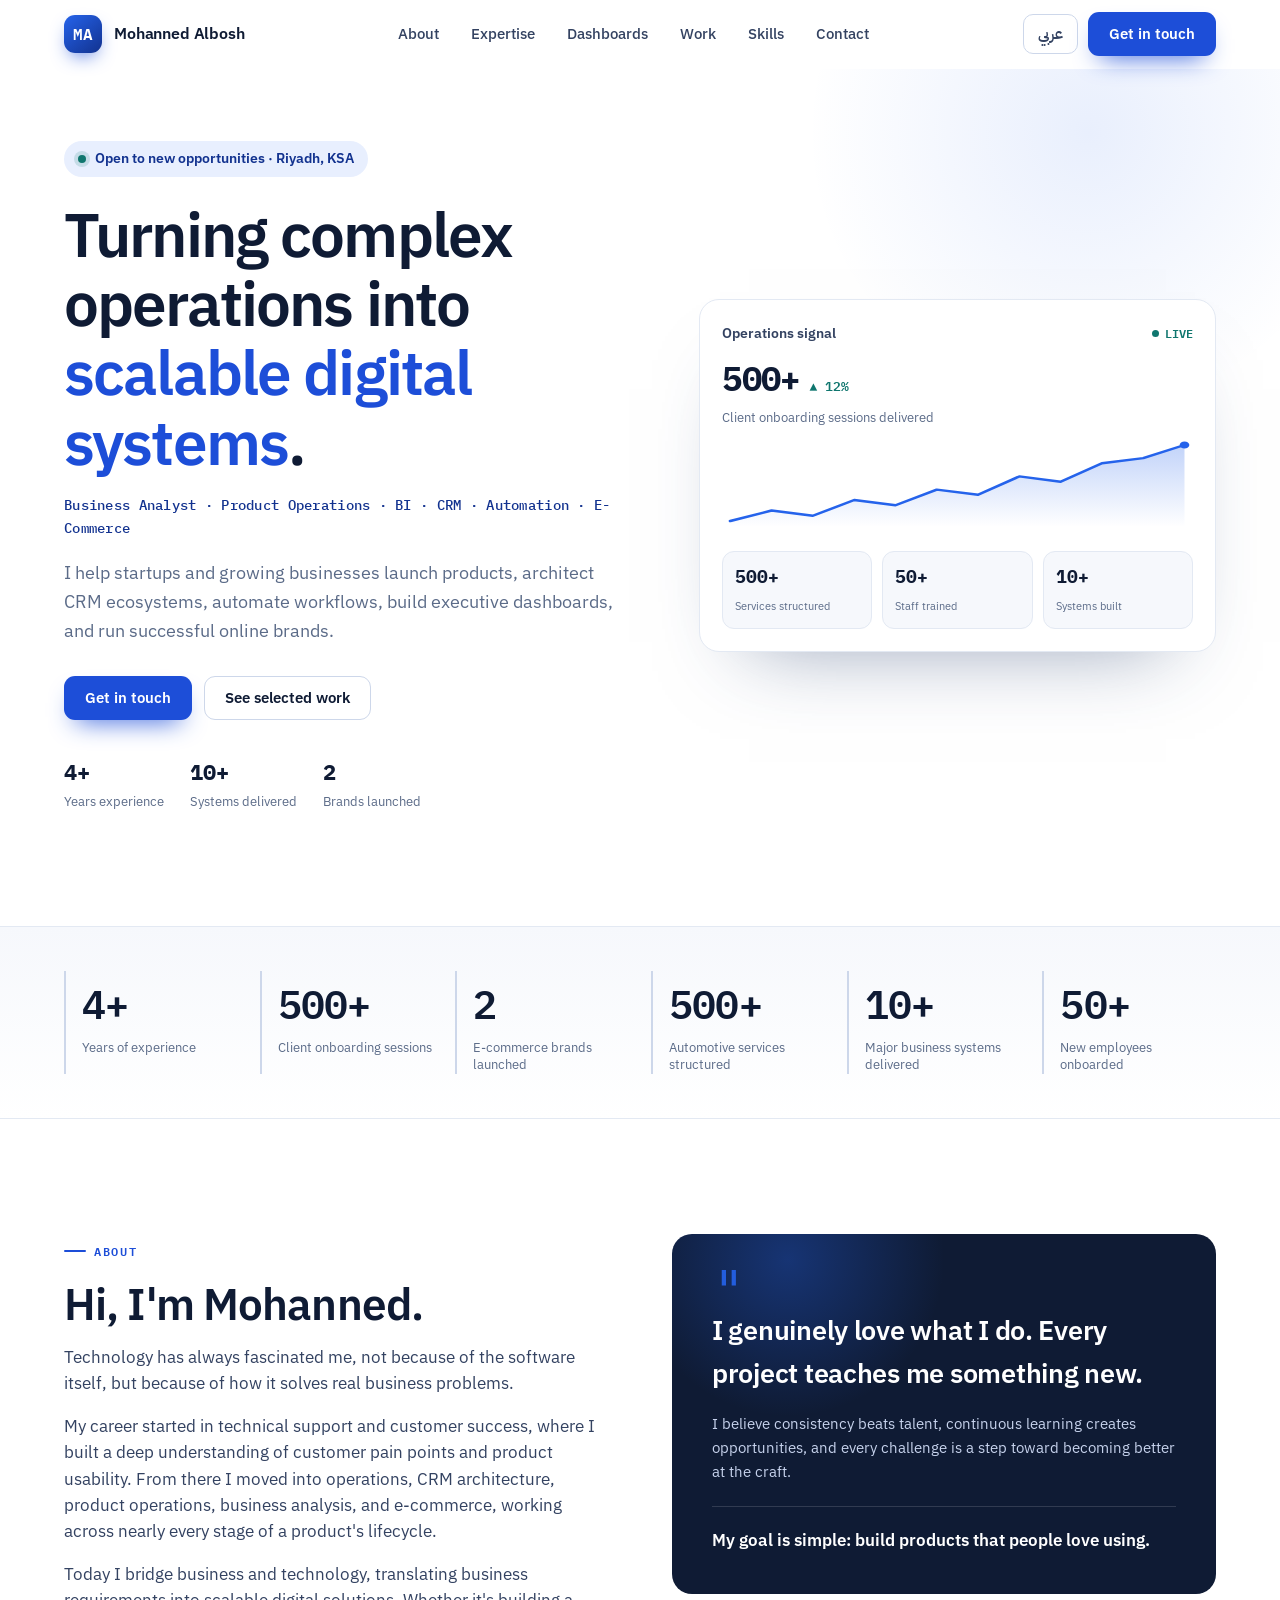
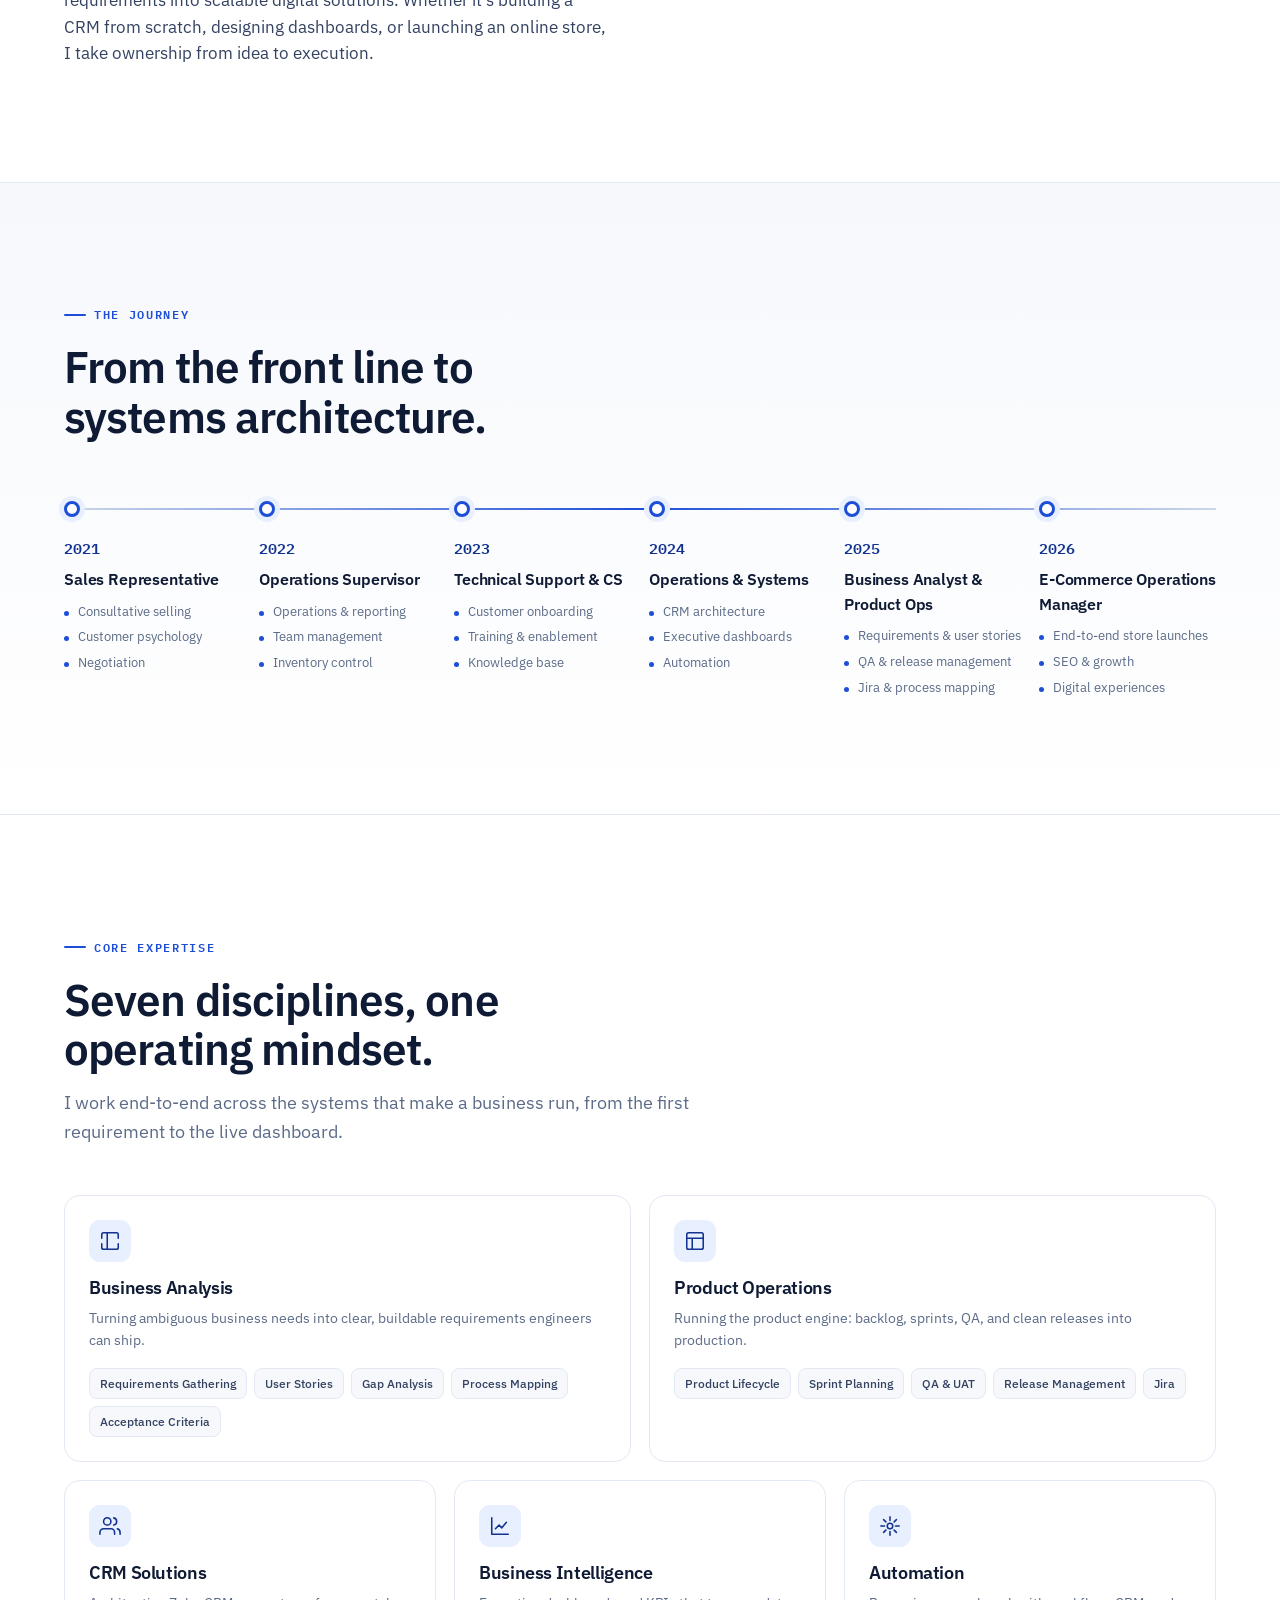
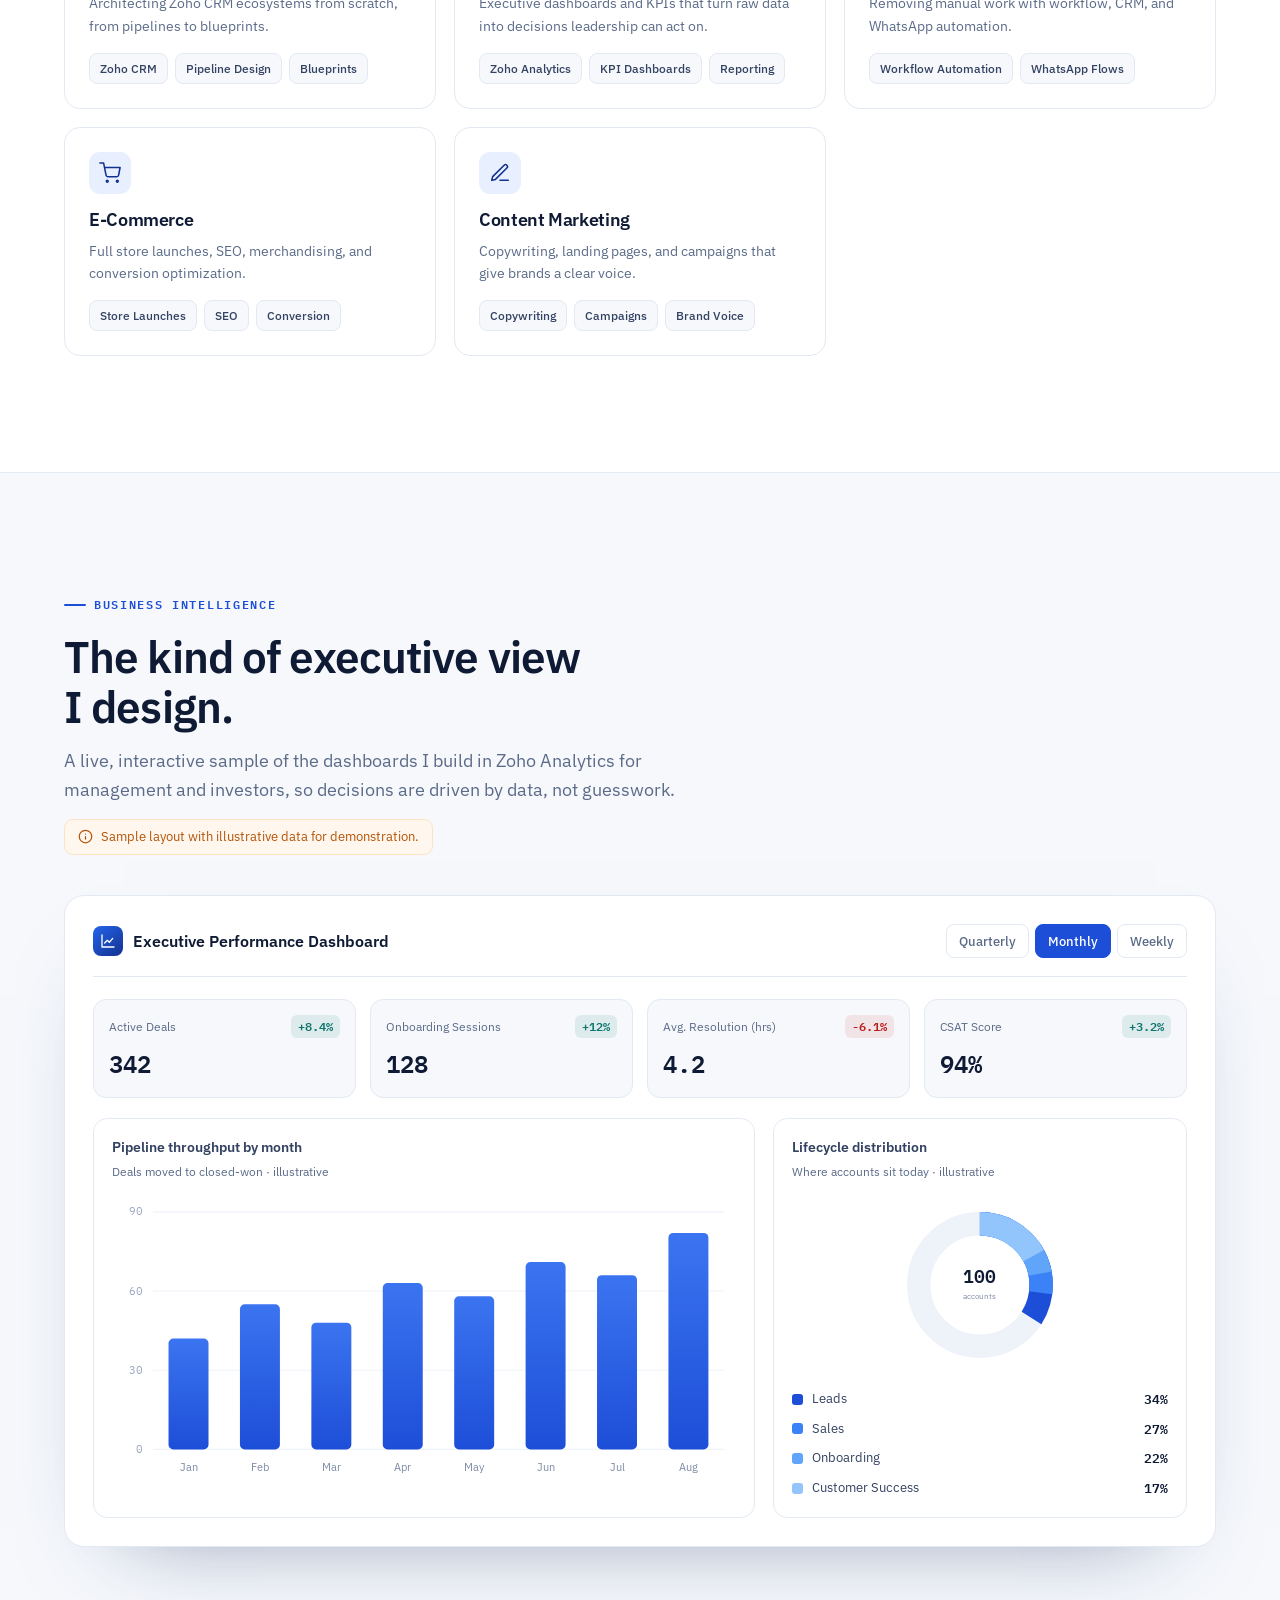
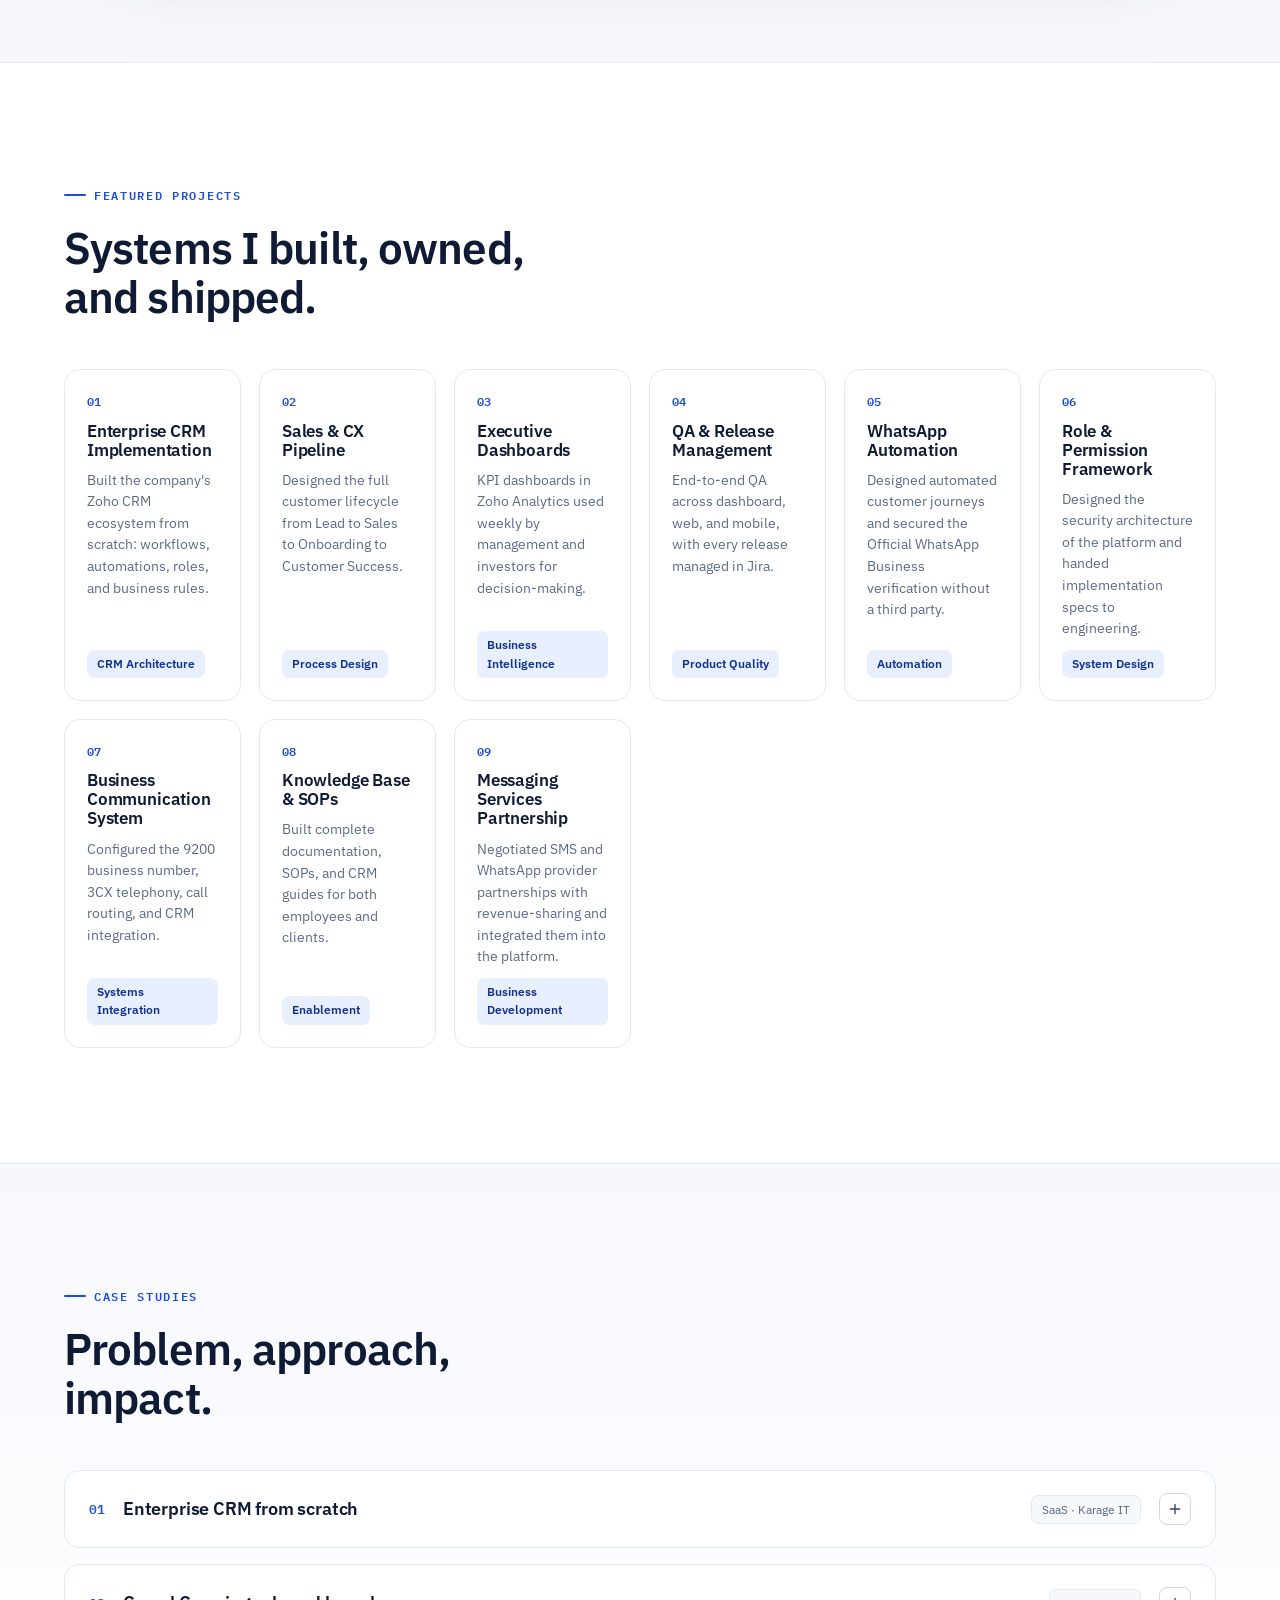
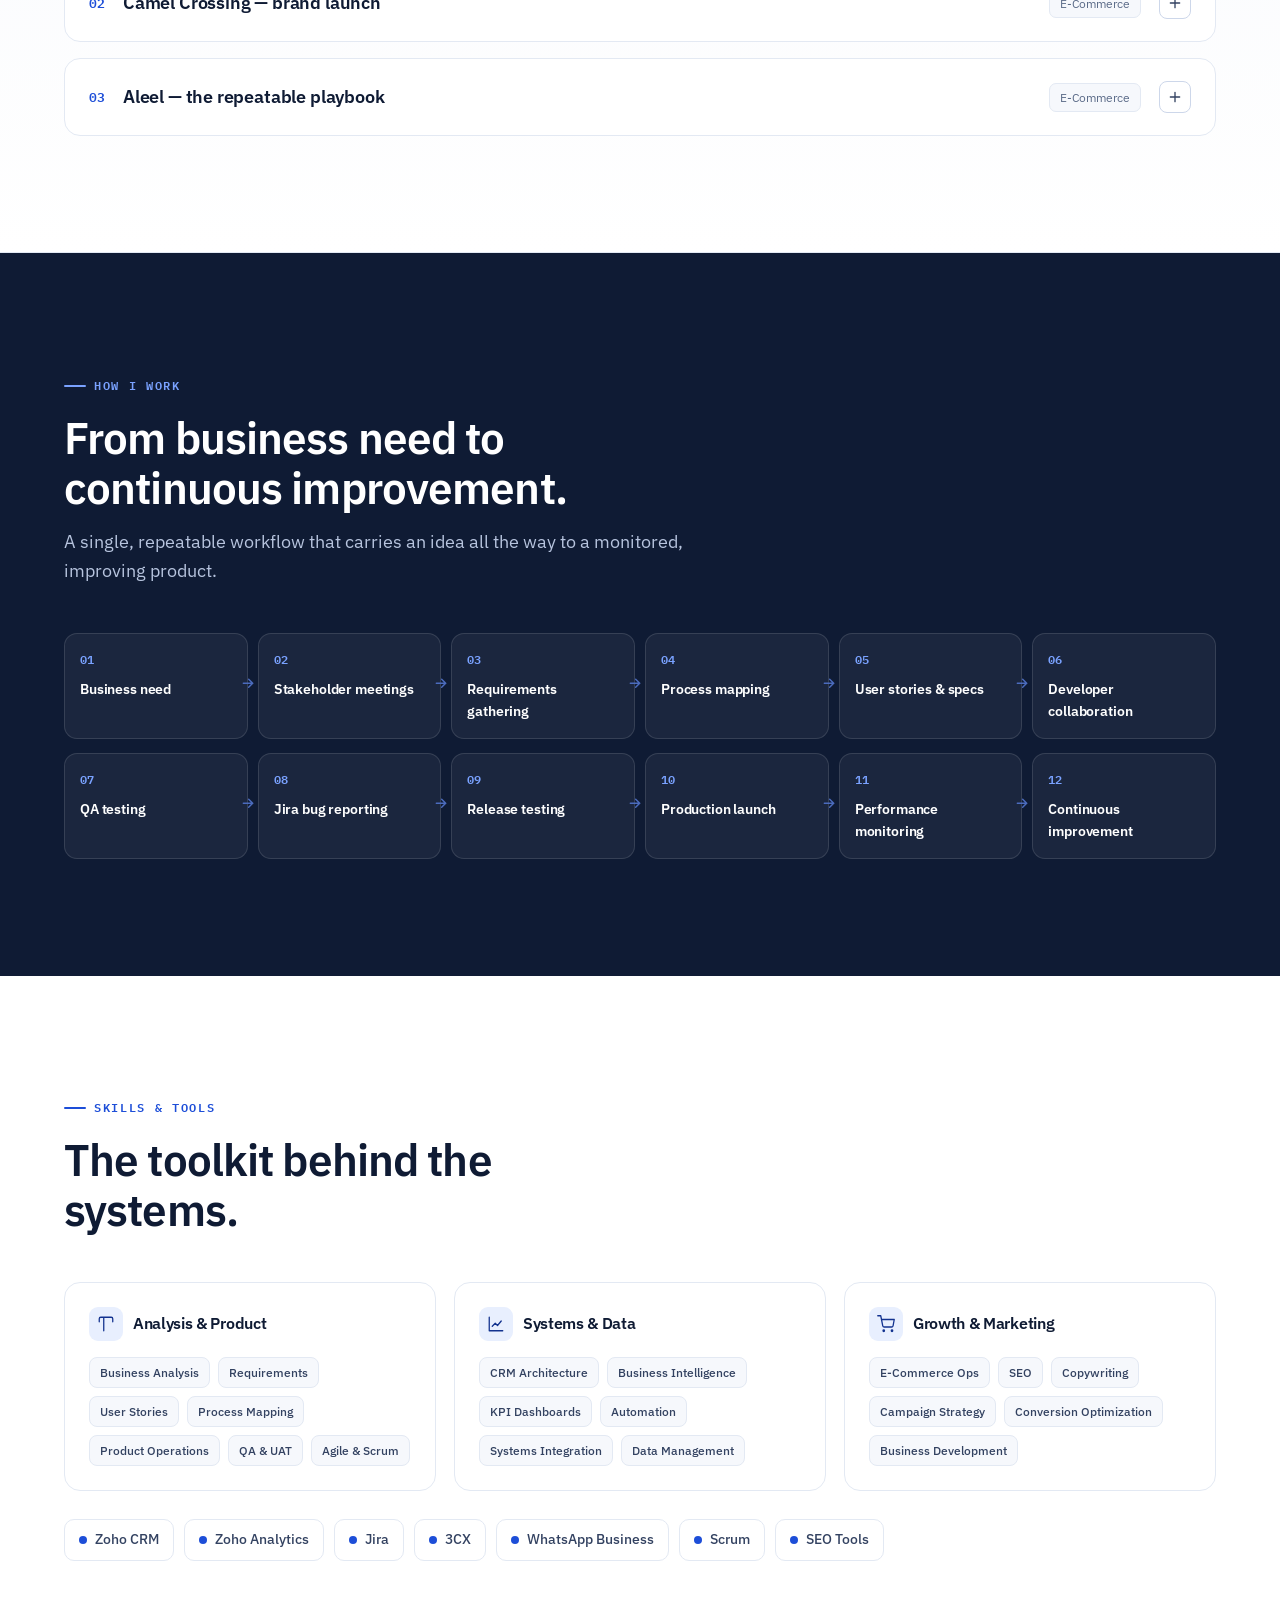
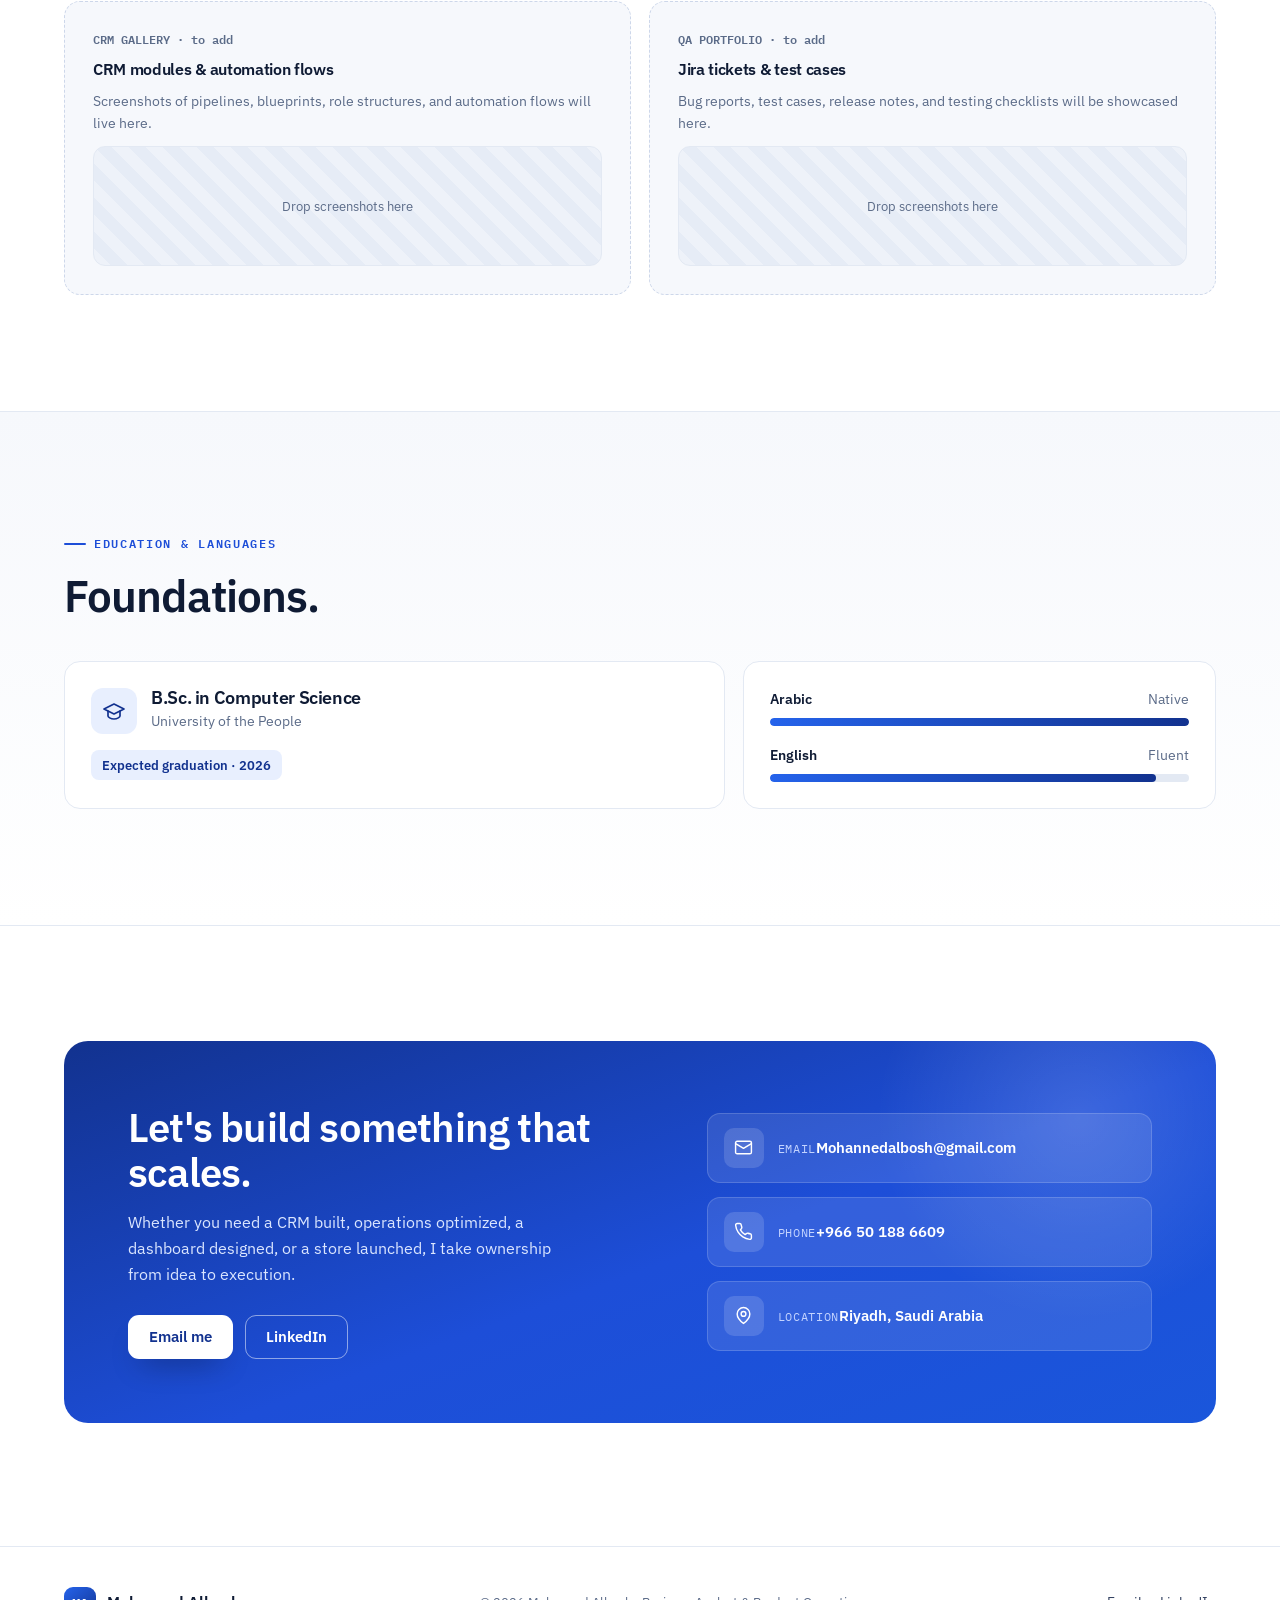
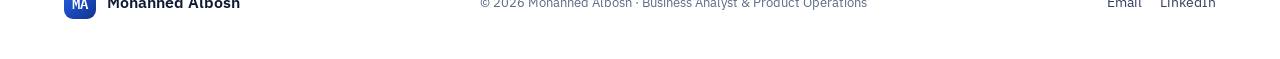
<file: index.html>
<!doctype html>
<html lang="en" dir="ltr">
<head>
<meta charset="utf-8" />
<meta name="viewport" content="width=device-width, initial-scale=1" />

<!-- ============================================================
     Mohanned Albosh — Portfolio
     Live: https://noice-anas.github.io/mohanned-portfolio/
     ============================================================ -->

<title>Mohanned Albosh — Business Analyst &amp; Product Operations</title>
<meta name="description" content="Mohanned Albosh — Business Analyst, Product Operations, BI dashboards, CRM architecture, automation and e-commerce operations. Based in Riyadh, Saudi Arabia." />
<meta name="author" content="Mohanned Albosh" />
<meta name="keywords" content="Business Analyst, Product Operations, Business Intelligence, CRM, Zoho, Automation, E-Commerce, QA, Riyadh, Saudi Arabia, Portfolio" />
<meta name="robots" content="index, follow" />
<meta name="theme-color" content="#1d4ed8" />
<link rel="canonical" href="https://noice-anas.github.io/mohanned-portfolio/" />

<!-- Favicons -->
<link rel="icon" href="assets/icons/favicon.svg" type="image/svg+xml" />
<link rel="icon" href="assets/icons/favicon-32.png" sizes="32x32" type="image/png" />
<link rel="icon" href="assets/icons/favicon-16.png" sizes="16x16" type="image/png" />
<link rel="apple-touch-icon" href="assets/icons/apple-touch-icon.png" />
<link rel="manifest" href="site.webmanifest" />

<!-- Open Graph -->
<meta property="og:type" content="website" />
<meta property="og:site_name" content="Mohanned Albosh" />
<meta property="og:title" content="Mohanned Albosh — Business Analyst & Product Operations" />
<meta property="og:description" content="Turning complex operations into scalable digital systems. Business Analysis, BI dashboards, CRM architecture, automation and e-commerce." />
<meta property="og:url" content="https://noice-anas.github.io/mohanned-portfolio/" />
<meta property="og:image" content="https://noice-anas.github.io/mohanned-portfolio/assets/og-image.png" />
<meta property="og:image:width" content="1200" />
<meta property="og:image:height" content="630" />
<meta property="og:image:alt" content="Mohanned Albosh — Business Analyst & Product Operations" />
<meta property="og:locale" content="en_US" />
<meta property="og:locale:alternate" content="ar_SA" />

<!-- Twitter -->
<meta name="twitter:card" content="summary_large_image" />
<meta name="twitter:title" content="Mohanned Albosh — Business Analyst & Product Operations" />
<meta name="twitter:description" content="Turning complex operations into scalable digital systems. BI dashboards, CRM architecture, automation and e-commerce operations." />
<meta name="twitter:image" content="https://noice-anas.github.io/mohanned-portfolio/assets/og-image.png" />

<link rel="preconnect" href="https://fonts.googleapis.com" />
<link rel="preconnect" href="https://fonts.gstatic.com" crossorigin />
<link href="https://fonts.googleapis.com/css2?family=IBM+Plex+Sans:wght@400;500;600;700&family=IBM+Plex+Sans+Arabic:wght@400;500;600;700&family=IBM+Plex+Mono:wght@500;600&display=swap" rel="stylesheet" />

<link rel="stylesheet" href="assets/css/styles.css" />

<!-- Structured data -->
<script type="application/ld+json">
{
  "@context": "https://schema.org",
  "@type": "Person",
  "name": "Mohanned Albosh",
  "jobTitle": "Business Analyst & Product Operations Specialist",
  "url": "https://noice-anas.github.io/mohanned-portfolio/",
  "email": "mailto:Mohannedalbosh@gmail.com",
  "telephone": "+966501886609",
  "address": { "@type": "PostalAddress", "addressLocality": "Riyadh", "addressCountry": "SA" },
  "sameAs": ["http://www.linkedin.com/in/mohannedalbosh"],
  "knowsAbout": ["Business Analysis","Product Operations","Business Intelligence","CRM Architecture","Automation","E-Commerce Operations","QA Testing"],
  "alumniOf": { "@type": "CollegeOrUniversity", "name": "University of the People" }
}
</script>
</head>
<body>

<!-- ============ NAV ============ -->
<header class="nav" id="nav">
  <div class="wrap nav-inner">
    <a class="brand" href="#top" aria-label="Mohanned Albosh">
      <span class="logo"><span>MA</span></span>
      <span data-i18n="brand">Mohanned Albosh</span>
    </a>
    <nav class="nav-links" id="navLinks">
      <a href="#about" data-i18n="nav.about">About</a>
      <a href="#expertise" data-i18n="nav.expertise">Expertise</a>
      <a href="#dashboards" data-i18n="nav.dashboards">Dashboards</a>
      <a href="#work" data-i18n="nav.work">Work</a>
      <a href="#skills" data-i18n="nav.skills">Skills</a>
      <a href="#contact" data-i18n="nav.contact">Contact</a>
    </nav>
    <div class="nav-right">
      <button class="lang-toggle" id="langToggle" aria-label="Switch language">
        <span class="glyph" data-i18n="lang.glyph">عربي</span>
      </button>
      <a href="#contact" class="btn btn-primary nav-cta" data-i18n="nav.cta">Get in touch</a>
      <button class="menu-btn" id="menuBtn" aria-label="Menu">
        <svg viewBox="0 0 24 24" fill="none" stroke-width="2" stroke-linecap="round"><path d="M4 7h16M4 12h16M4 17h16"/></svg>
      </button>
    </div>
  </div>
</header>

<main id="top">

<!-- ============ HERO ============ -->
<section class="hero" id="home">
  <div class="wrap hero-grid">
    <div class="hero-copy">
      <span class="hero-badge reveal"><span class="dot"></span><span data-i18n="hero.badge">Open to new opportunities · Riyadh, KSA</span></span>
      <h1 class="reveal d1"><span data-i18n="hero.h1a">Turning complex operations into </span><span class="accent" data-i18n="hero.h1b">scalable digital systems</span><span data-i18n="hero.h1c">.</span></h1>
      <div class="hero-roles reveal d2" data-i18n="hero.roles">Business Analyst · Product Operations · BI · CRM · Automation · E-Commerce</div>
      <p class="hero-lead reveal d2" data-i18n="hero.lead">I help startups and growing businesses launch products, architect CRM ecosystems, automate workflows, build executive dashboards, and run successful online brands.</p>
      <div class="hero-cta reveal d3">
        <a href="#contact" class="btn btn-primary" data-i18n="hero.cta1">Get in touch</a>
        <a href="#work" class="btn btn-ghost" data-i18n="hero.cta2">See selected work</a>
      </div>
      <div class="hero-meta reveal d4">
        <div class="m"><b class="count" data-target="4" data-suffix="+">0</b><span data-i18n="hero.m1">Years experience</span></div>
        <div class="m"><b class="count" data-target="10" data-suffix="+">0</b><span data-i18n="hero.m2">Systems delivered</span></div>
        <div class="m"><b class="count" data-target="2" data-suffix="">0</b><span data-i18n="hero.m3">Brands launched</span></div>
      </div>
    </div>

    <div class="hero-panel reveal d2" aria-hidden="true">
      <div class="panel-head">
        <span class="t" data-i18n="panel.title">Operations signal</span>
        <span class="live"><i></i><span data-i18n="panel.live">LIVE</span></span>
      </div>
      <div class="panel-figure"><b class="count" data-target="500" data-suffix="+">0</b><span class="up">▲ 12%</span></div>
      <div class="panel-sub" data-i18n="panel.sub">Client onboarding sessions delivered</div>
      <svg class="spark" id="heroSpark" viewBox="0 0 340 88" preserveAspectRatio="none"></svg>
      <div class="mini-kpis">
        <div class="mini-kpi"><b class="count" data-target="500" data-suffix="+">0</b><span data-i18n="panel.k1">Services structured</span></div>
        <div class="mini-kpi"><b class="count" data-target="50" data-suffix="+">0</b><span data-i18n="panel.k2">Staff trained</span></div>
        <div class="mini-kpi"><b class="count" data-target="10" data-suffix="+">0</b><span data-i18n="panel.k3">Systems built</span></div>
      </div>
    </div>
  </div>
</section>

<!-- ============ STAT BAND ============ -->
<div class="stat-band">
  <div class="wrap" style="padding-block:44px">
    <div class="stats">
      <div class="stat reveal"><div class="num count" data-target="4" data-suffix="+">0</div><div class="lbl" data-i18n="stat.1">Years of experience</div></div>
      <div class="stat reveal d1"><div class="num count" data-target="500" data-suffix="+">0</div><div class="lbl" data-i18n="stat.2">Client onboarding sessions</div></div>
      <div class="stat reveal d2"><div class="num count" data-target="2" data-suffix="">0</div><div class="lbl" data-i18n="stat.3">E-commerce brands launched</div></div>
      <div class="stat reveal d3"><div class="num count" data-target="500" data-suffix="+">0</div><div class="lbl" data-i18n="stat.4">Automotive services structured</div></div>
      <div class="stat reveal d4"><div class="num count" data-target="10" data-suffix="+">0</div><div class="lbl" data-i18n="stat.5">Major business systems delivered</div></div>
      <div class="stat reveal d5"><div class="num count" data-target="50" data-suffix="+">0</div><div class="lbl" data-i18n="stat.6">New employees onboarded</div></div>
    </div>
  </div>
</div>

<!-- ============ ABOUT ============ -->
<section id="about">
  <div class="wrap about-grid">
    <div class="about-body reveal">
      <span class="eyebrow" data-i18n="about.eyebrow">About</span>
      <h2 class="section-title" data-i18n="about.title">Hi, I'm Mohanned.</h2>
      <p data-i18n="about.p1">Technology has always fascinated me, not because of the software itself, but because of how it solves real business problems.</p>
      <p data-i18n="about.p2">My career started in technical support and customer success, where I built a deep understanding of customer pain points and product usability. From there I moved into operations, CRM architecture, product operations, business analysis, and e-commerce, working across nearly every stage of a product's lifecycle.</p>
      <p data-i18n="about.p3">Today I bridge business and technology, translating business requirements into scalable digital solutions. Whether it's building a CRM from scratch, designing dashboards, or launching an online store, I take ownership from idea to execution.</p>
    </div>
    <div class="philosophy reveal d2">
      <div class="qmark">"</div>
      <div class="q" data-i18n="about.quote">I genuinely love what I do. Every project teaches me something new.</div>
      <p data-i18n="about.phil">I believe consistency beats talent, continuous learning creates opportunities, and every challenge is a step toward becoming better at the craft.</p>
      <div class="goal" data-i18n="about.goal">My goal is simple: build products that people love using.</div>
    </div>
  </div>
</section>

<!-- ============ JOURNEY ============ -->
<section id="journey" class="stat-band">
  <div class="wrap">
    <span class="eyebrow reveal" data-i18n="journey.eyebrow">The journey</span>
    <h2 class="section-title reveal" data-i18n="journey.title">From the front line to systems architecture.</h2>
    <div class="timeline">
      <div class="tl-track">
        <div class="tl-item reveal"><span class="node"></span><div class="yr">2021</div><div class="role" data-i18n="j.2021.r">Sales Representative</div><ul><li data-i18n="j.2021.a">Consultative selling</li><li data-i18n="j.2021.b">Customer psychology</li><li data-i18n="j.2021.c">Negotiation</li></ul></div>
        <div class="tl-item reveal d1"><span class="node"></span><div class="yr">2022</div><div class="role" data-i18n="j.2022.r">Operations Supervisor</div><ul><li data-i18n="j.2022.a">Operations & reporting</li><li data-i18n="j.2022.b">Team management</li><li data-i18n="j.2022.c">Inventory control</li></ul></div>
        <div class="tl-item reveal d2"><span class="node"></span><div class="yr">2023</div><div class="role" data-i18n="j.2023.r">Technical Support & CS</div><ul><li data-i18n="j.2023.a">Customer onboarding</li><li data-i18n="j.2023.b">Training & enablement</li><li data-i18n="j.2023.c">Knowledge base</li></ul></div>
        <div class="tl-item reveal d3"><span class="node"></span><div class="yr">2024</div><div class="role" data-i18n="j.2024.r">Operations & Systems</div><ul><li data-i18n="j.2024.a">CRM architecture</li><li data-i18n="j.2024.b">Executive dashboards</li><li data-i18n="j.2024.c">Automation</li></ul></div>
        <div class="tl-item reveal d4"><span class="node"></span><div class="yr">2025</div><div class="role" data-i18n="j.2025.r">Business Analyst & Product Ops</div><ul><li data-i18n="j.2025.a">Requirements & user stories</li><li data-i18n="j.2025.b">QA & release management</li><li data-i18n="j.2025.c">Jira & process mapping</li></ul></div>
        <div class="tl-item reveal d5"><span class="node"></span><div class="yr">2026</div><div class="role" data-i18n="j.2026.r">E-Commerce Operations Manager</div><ul><li data-i18n="j.2026.a">End-to-end store launches</li><li data-i18n="j.2026.b">SEO & growth</li><li data-i18n="j.2026.c">Digital experiences</li></ul></div>
      </div>
    </div>
  </div>
</section>

<!-- ============ EXPERTISE ============ -->
<section id="expertise">
  <div class="wrap">
    <span class="eyebrow reveal" data-i18n="exp.eyebrow">Core expertise</span>
    <h2 class="section-title reveal" data-i18n="exp.title">Seven disciplines, one operating mindset.</h2>
    <p class="section-lead reveal" data-i18n="exp.lead">I work end-to-end across the systems that make a business run, from the first requirement to the live dashboard.</p>
    <div class="bento">
      <div class="card col-3 reveal">
        <div class="ic"><svg viewBox="0 0 24 24" fill="none" stroke="currentColor" stroke-width="1.7" stroke-linecap="round" stroke-linejoin="round"><path d="M9 3H5a2 2 0 0 0-2 2v4m6-6h10a2 2 0 0 1 2 2v4M9 3v18m0 0H5a2 2 0 0 1-2-2v-4m6 6h10a2 2 0 0 0 2-2v-4"/></svg></div>
        <h3 data-i18n="exp.ba.t">Business Analysis</h3>
        <p class="desc" data-i18n="exp.ba.d">Turning ambiguous business needs into clear, buildable requirements engineers can ship.</p>
        <div class="tags"><span class="tag" data-i18n="exp.ba.1">Requirements Gathering</span><span class="tag" data-i18n="exp.ba.2">User Stories</span><span class="tag" data-i18n="exp.ba.3">Gap Analysis</span><span class="tag" data-i18n="exp.ba.4">Process Mapping</span><span class="tag" data-i18n="exp.ba.5">Acceptance Criteria</span></div>
      </div>
      <div class="card col-3 reveal d1">
        <div class="ic"><svg viewBox="0 0 24 24" fill="none" stroke="currentColor" stroke-width="1.7" stroke-linecap="round" stroke-linejoin="round"><rect x="3" y="3" width="18" height="18" rx="2"/><path d="M3 9h18M9 21V9"/></svg></div>
        <h3 data-i18n="exp.po.t">Product Operations</h3>
        <p class="desc" data-i18n="exp.po.d">Running the product engine: backlog, sprints, QA, and clean releases into production.</p>
        <div class="tags"><span class="tag" data-i18n="exp.po.1">Product Lifecycle</span><span class="tag" data-i18n="exp.po.2">Sprint Planning</span><span class="tag" data-i18n="exp.po.3">QA & UAT</span><span class="tag" data-i18n="exp.po.4">Release Management</span><span class="tag" data-i18n="exp.po.5">Jira</span></div>
      </div>
      <div class="card col-2 reveal">
        <div class="ic"><svg viewBox="0 0 24 24" fill="none" stroke="currentColor" stroke-width="1.7" stroke-linecap="round" stroke-linejoin="round"><path d="M17 21v-2a4 4 0 0 0-4-4H5a4 4 0 0 0-4 4v2M9 11a4 4 0 1 0 0-8 4 4 0 0 0 0 8Zm14 10v-2a4 4 0 0 0-3-3.87M16 3.13A4 4 0 0 1 16 11"/></svg></div>
        <h3 data-i18n="exp.crm.t">CRM Solutions</h3>
        <p class="desc" data-i18n="exp.crm.d">Architecting Zoho CRM ecosystems from scratch, from pipelines to blueprints.</p>
        <div class="tags"><span class="tag" data-i18n="exp.crm.1">Zoho CRM</span><span class="tag" data-i18n="exp.crm.2">Pipeline Design</span><span class="tag" data-i18n="exp.crm.3">Blueprints</span></div>
      </div>
      <div class="card col-2 reveal d1">
        <div class="ic"><svg viewBox="0 0 24 24" fill="none" stroke="currentColor" stroke-width="1.7" stroke-linecap="round" stroke-linejoin="round"><path d="M3 3v18h18M7 15l4-4 3 3 5-6"/></svg></div>
        <h3 data-i18n="exp.bi.t">Business Intelligence</h3>
        <p class="desc" data-i18n="exp.bi.d">Executive dashboards and KPIs that turn raw data into decisions leadership can act on.</p>
        <div class="tags"><span class="tag" data-i18n="exp.bi.1">Zoho Analytics</span><span class="tag" data-i18n="exp.bi.2">KPI Dashboards</span><span class="tag" data-i18n="exp.bi.3">Reporting</span></div>
      </div>
      <div class="card col-2 reveal d2">
        <div class="ic"><svg viewBox="0 0 24 24" fill="none" stroke="currentColor" stroke-width="1.7" stroke-linecap="round" stroke-linejoin="round"><path d="M12 2v4m0 12v4M2 12h4m12 0h4M5 5l2.5 2.5M16.5 16.5 19 19M19 5l-2.5 2.5M7.5 16.5 5 19"/><circle cx="12" cy="12" r="3"/></svg></div>
        <h3 data-i18n="exp.auto.t">Automation</h3>
        <p class="desc" data-i18n="exp.auto.d">Removing manual work with workflow, CRM, and WhatsApp automation.</p>
        <div class="tags"><span class="tag" data-i18n="exp.auto.1">Workflow Automation</span><span class="tag" data-i18n="exp.auto.2">WhatsApp Flows</span></div>
      </div>
      <div class="card col-2 reveal d3">
        <div class="ic"><svg viewBox="0 0 24 24" fill="none" stroke="currentColor" stroke-width="1.7" stroke-linecap="round" stroke-linejoin="round"><circle cx="9" cy="21" r="1"/><circle cx="20" cy="21" r="1"/><path d="M1 1h4l2.68 13.39a2 2 0 0 0 2 1.61h9.72a2 2 0 0 0 2-1.61L23 6H6"/></svg></div>
        <h3 data-i18n="exp.ecom.t">E-Commerce</h3>
        <p class="desc" data-i18n="exp.ecom.d">Full store launches, SEO, merchandising, and conversion optimization.</p>
        <div class="tags"><span class="tag" data-i18n="exp.ecom.1">Store Launches</span><span class="tag" data-i18n="exp.ecom.2">SEO</span><span class="tag" data-i18n="exp.ecom.3">Conversion</span></div>
      </div>
      <div class="card col-2 reveal d4">
        <div class="ic"><svg viewBox="0 0 24 24" fill="none" stroke="currentColor" stroke-width="1.7" stroke-linecap="round" stroke-linejoin="round"><path d="M12 20h9M16.5 3.5a2.12 2.12 0 0 1 3 3L7 19l-4 1 1-4Z"/></svg></div>
        <h3 data-i18n="exp.mkt.t">Content Marketing</h3>
        <p class="desc" data-i18n="exp.mkt.d">Copywriting, landing pages, and campaigns that give brands a clear voice.</p>
        <div class="tags"><span class="tag" data-i18n="exp.mkt.1">Copywriting</span><span class="tag" data-i18n="exp.mkt.2">Campaigns</span><span class="tag" data-i18n="exp.mkt.3">Brand Voice</span></div>
      </div>
    </div>
  </div>
</section>

<!-- ============ DASHBOARD DEMO ============ -->
<section id="dashboards" class="dash-section">
  <div class="wrap">
    <span class="eyebrow reveal" data-i18n="dash.eyebrow">Business Intelligence</span>
    <h2 class="section-title reveal" data-i18n="dash.title">The kind of executive view I design.</h2>
    <p class="section-lead reveal" data-i18n="dash.lead">A live, interactive sample of the dashboards I build in Zoho Analytics for management and investors, so decisions are driven by data, not guesswork.</p>
    <span class="dash-note reveal" data-i18n="dash.note">
      <svg viewBox="0 0 24 24" fill="none" stroke="currentColor" stroke-width="2" stroke-linecap="round"><circle cx="12" cy="12" r="10"/><path d="M12 16v-4M12 8h.01"/></svg>
      Sample layout with illustrative data for demonstration.
    </span>

    <div class="dashboard reveal d1">
      <div class="dash-bar">
        <div class="tt"><span class="g"><svg viewBox="0 0 24 24" fill="none" stroke-width="2" stroke-linecap="round" stroke-linejoin="round"><path d="M3 3v18h18M7 15l4-4 3 3 5-6"/></svg></span><span data-i18n="dash.d.title">Executive Performance Dashboard</span></div>
        <div class="dash-filters">
          <span class="pill" data-i18n="dash.f.q">Quarterly</span>
          <span class="pill on" data-i18n="dash.f.m">Monthly</span>
          <span class="pill" data-i18n="dash.f.w">Weekly</span>
        </div>
      </div>

      <div class="dash-kpis">
        <div class="dk"><div class="lab"><span data-i18n="dash.kpi.1">Active Deals</span><span class="trend up">+8.4%</span></div><div class="val count" data-target="342" data-suffix="">0</div></div>
        <div class="dk"><div class="lab"><span data-i18n="dash.kpi.2">Onboarding Sessions</span><span class="trend up">+12%</span></div><div class="val count" data-target="128" data-suffix="">0</div></div>
        <div class="dk"><div class="lab"><span data-i18n="dash.kpi.3">Avg. Resolution (hrs)</span><span class="trend down">-6.1%</span></div><div class="val count" data-target="4" data-decimals="1" data-target-dec="4.2" data-suffix="">0</div></div>
        <div class="dk"><div class="lab"><span data-i18n="dash.kpi.4">CSAT Score</span><span class="trend up">+3.2%</span></div><div class="val count" data-target="94" data-suffix="%">0</div></div>
      </div>

      <div class="dash-charts">
        <div class="chart-box">
          <div class="ch" data-i18n="dash.c1.t">Pipeline throughput by month</div>
          <div class="cs" data-i18n="dash.c1.s">Deals moved to closed-won · illustrative</div>
          <svg class="chart-svg" id="barChart" viewBox="0 0 520 240" preserveAspectRatio="xMidYMid meet"></svg>
        </div>
        <div class="chart-box">
          <div class="ch" data-i18n="dash.c2.t">Lifecycle distribution</div>
          <div class="cs" data-i18n="dash.c2.s">Where accounts sit today · illustrative</div>
          <svg class="chart-svg" id="donutChart" viewBox="0 0 200 200" preserveAspectRatio="xMidYMid meet" style="max-height:180px;margin-inline:auto"></svg>
          <div class="legend" id="donutLegend"></div>
        </div>
      </div>
    </div>
  </div>
</section>

<!-- ============ WORK / PROJECTS ============ -->
<section id="work">
  <div class="wrap">
    <span class="eyebrow reveal" data-i18n="proj.eyebrow">Featured projects</span>
    <h2 class="section-title reveal" data-i18n="proj.title">Systems I built, owned, and shipped.</h2>
    <div class="proj-grid">
      <div class="proj reveal"><span class="idx">01</span><h3 data-i18n="proj.1.t">Enterprise CRM Implementation</h3><p data-i18n="proj.1.d">Built the company's Zoho CRM ecosystem from scratch: workflows, automations, roles, and business rules.</p><span class="chip" data-i18n="proj.1.c">CRM Architecture</span></div>
      <div class="proj reveal d1"><span class="idx">02</span><h3 data-i18n="proj.2.t">Sales & CX Pipeline</h3><p data-i18n="proj.2.d">Designed the full customer lifecycle from Lead to Sales to Onboarding to Customer Success.</p><span class="chip" data-i18n="proj.2.c">Process Design</span></div>
      <div class="proj reveal d2"><span class="idx">03</span><h3 data-i18n="proj.3.t">Executive Dashboards</h3><p data-i18n="proj.3.d">KPI dashboards in Zoho Analytics used weekly by management and investors for decision-making.</p><span class="chip" data-i18n="proj.3.c">Business Intelligence</span></div>
      <div class="proj reveal"><span class="idx">04</span><h3 data-i18n="proj.4.t">QA & Release Management</h3><p data-i18n="proj.4.d">End-to-end QA across dashboard, web, and mobile, with every release managed in Jira.</p><span class="chip" data-i18n="proj.4.c">Product Quality</span></div>
      <div class="proj reveal d1"><span class="idx">05</span><h3 data-i18n="proj.5.t">WhatsApp Automation</h3><p data-i18n="proj.5.d">Designed automated customer journeys and secured the Official WhatsApp Business verification without a third party.</p><span class="chip" data-i18n="proj.5.c">Automation</span></div>
      <div class="proj reveal d2"><span class="idx">06</span><h3 data-i18n="proj.6.t">Role & Permission Framework</h3><p data-i18n="proj.6.d">Designed the security architecture of the platform and handed implementation specs to engineering.</p><span class="chip" data-i18n="proj.6.c">System Design</span></div>
      <div class="proj reveal"><span class="idx">07</span><h3 data-i18n="proj.7.t">Business Communication System</h3><p data-i18n="proj.7.d">Configured the 9200 business number, 3CX telephony, call routing, and CRM integration.</p><span class="chip" data-i18n="proj.7.c">Systems Integration</span></div>
      <div class="proj reveal d1"><span class="idx">08</span><h3 data-i18n="proj.8.t">Knowledge Base & SOPs</h3><p data-i18n="proj.8.d">Built complete documentation, SOPs, and CRM guides for both employees and clients.</p><span class="chip" data-i18n="proj.8.c">Enablement</span></div>
      <div class="proj reveal d2"><span class="idx">09</span><h3 data-i18n="proj.9.t">Messaging Services Partnership</h3><p data-i18n="proj.9.d">Negotiated SMS and WhatsApp provider partnerships with revenue-sharing and integrated them into the platform.</p><span class="chip" data-i18n="proj.9.c">Business Development</span></div>
    </div>
  </div>
</section>

<!-- ============ CASE STUDIES ============ -->
<section id="cases" class="stat-band">
  <div class="wrap">
    <span class="eyebrow reveal" data-i18n="case.eyebrow">Case studies</span>
    <h2 class="section-title reveal" data-i18n="case.title">Problem, approach, impact.</h2>
    <div class="cases">
      <!-- Case 1 -->
      <div class="case reveal" data-case>
        <div class="case-head">
          <span class="n">01</span>
          <span class="ttl" data-i18n="case.1.t">Enterprise CRM from scratch</span>
          <span class="dom" data-i18n="case.1.dom">SaaS · Karage IT</span>
          <span class="tgl"><svg viewBox="0 0 24 24" fill="none" stroke-width="2" stroke-linecap="round"><path d="M12 5v14M5 12h14"/></svg></span>
        </div>
        <div class="case-body"><div class="case-inner">
          <div class="blk"><h4 data-i18n="case.challenge">Challenge</h4><p data-i18n="case.1.ch">Sales and customer success ran on scattered tools with no shared lifecycle, no automation, and no single source of truth.</p></div>
          <div class="blk"><h4 data-i18n="case.approach">Approach</h4><ul><li data-i18n="case.1.a1">Architected Zoho CRM from the ground up</li><li data-i18n="case.1.a2">Standardized Lead to Sales to CS lifecycle</li><li data-i18n="case.1.a3">Built roles, permissions, and business rules</li><li data-i18n="case.1.a4">Integrated 3CX telephony for unified logging</li></ul></div>
          <div class="blk"><h4 data-i18n="case.impact">Impact</h4><ul><li data-i18n="case.1.i1">One connected system across Sales and CS</li><li data-i18n="case.1.i2">Onboarded enterprise clients including Najm and SASCO</li><li data-i18n="case.1.i3">Centralized communications and data logging</li></ul></div>
          <div class="impact">
            <div class="i"><b class="mono">Najm · SASCO</b><span data-i18n="case.1.m1">Enterprise clients onboarded</span></div>
            <div class="i"><b class="mono">3CX + CRM</b><span data-i18n="case.1.m2">Telephony integrated</span></div>
            <div class="i"><b class="mono">End-to-end</b><span data-i18n="case.1.m3">Lifecycle standardized</span></div>
          </div>
        </div></div>
      </div>
      <!-- Case 2 -->
      <div class="case reveal d1" data-case>
        <div class="case-head">
          <span class="n">02</span>
          <span class="ttl" data-i18n="case.2.t">Camel Crossing — brand launch</span>
          <span class="dom" data-i18n="case.2.dom">E-Commerce</span>
          <span class="tgl"><svg viewBox="0 0 24 24" fill="none" stroke-width="2" stroke-linecap="round"><path d="M12 5v14M5 12h14"/></svg></span>
        </div>
        <div class="case-body"><div class="case-inner">
          <div class="blk"><h4 data-i18n="case.challenge">Challenge</h4><p data-i18n="case.2.ch">Take a brand from idea to market with no existing store, catalog, or operational playbook.</p></div>
          <div class="blk"><h4 data-i18n="case.approach">Approach</h4><ul><li data-i18n="case.2.a1">Planned store structure and product catalog</li><li data-i18n="case.2.a2">Ran SEO, keyword research, and product copy</li><li data-i18n="case.2.a3">Designed pricing and the customer journey</li><li data-i18n="case.2.a4">Documented operations and workflows</li></ul></div>
          <div class="blk"><h4 data-i18n="case.impact">Impact</h4><ul><li data-i18n="case.2.i1">Full launch delivered from idea to market</li><li data-i18n="case.2.i2">Reusable operational framework created</li><li data-i18n="case.2.i3">SEO-ready catalog and content live</li></ul></div>
          <div class="impact">
            <div class="i"><b class="mono">0 → Live</b><span data-i18n="case.2.m1">Store launched from scratch</span></div>
            <div class="i"><b class="mono">SEO</b><span data-i18n="case.2.m2">Catalog & content optimized</span></div>
            <div class="i"><b class="mono">SOPs</b><span data-i18n="case.2.m3">Operations documented</span></div>
          </div>
        </div></div>
      </div>
      <!-- Case 3 -->
      <div class="case reveal d2" data-case>
        <div class="case-head">
          <span class="n">03</span>
          <span class="ttl" data-i18n="case.3.t">Aleel — the repeatable playbook</span>
          <span class="dom" data-i18n="case.3.dom">E-Commerce</span>
          <span class="tgl"><svg viewBox="0 0 24 24" fill="none" stroke-width="2" stroke-linecap="round"><path d="M12 5v14M5 12h14"/></svg></span>
        </div>
        <div class="case-body"><div class="case-inner">
          <div class="blk"><h4 data-i18n="case.challenge">Challenge</h4><p data-i18n="case.3.ch">Launch a second brand faster and cleaner by turning lessons from the first launch into a repeatable system.</p></div>
          <div class="blk"><h4 data-i18n="case.approach">Approach</h4><ul><li data-i18n="case.3.a1">Reused the Camel Crossing framework</li><li data-i18n="case.3.a2">Standardized catalog setup and SEO</li><li data-i18n="case.3.a3">Refined SOPs and workflows</li><li data-i18n="case.3.a4">Tightened launch execution</li></ul></div>
          <div class="blk"><h4 data-i18n="case.impact">Impact</h4><ul><li data-i18n="case.3.i1">Reduced setup time versus the first launch</li><li data-i18n="case.3.i2">Stronger operational foundation at go-live</li><li data-i18n="case.3.i3">Improved launch readiness</li></ul></div>
          <div class="impact">
            <div class="i"><b class="mono">Faster</b><span data-i18n="case.3.m1">Setup time reduced</span></div>
            <div class="i"><b class="mono">Repeatable</b><span data-i18n="case.3.m2">Framework proven twice</span></div>
            <div class="i"><b class="mono">Ready</b><span data-i18n="case.3.m3">Higher launch readiness</span></div>
          </div>
        </div></div>
      </div>
    </div>
  </div>
</section>

<!-- ============ PROCESS ============ -->
<section id="process" class="process">
  <div class="wrap">
    <span class="eyebrow reveal" data-i18n="proc.eyebrow">How I work</span>
    <h2 class="section-title reveal" data-i18n="proc.title">From business need to continuous improvement.</h2>
    <p class="section-lead reveal" data-i18n="proc.lead">A single, repeatable workflow that carries an idea all the way to a monitored, improving product.</p>
    <div class="flow">
      <div class="step reveal"><div class="sn">01</div><div class="st" data-i18n="proc.1">Business need</div><span class="arrow"><svg viewBox="0 0 24 24" fill="none" stroke="currentColor" stroke-width="2.2" stroke-linecap="round"><path d="M5 12h14M13 6l6 6-6 6"/></svg></span></div>
      <div class="step reveal d1"><div class="sn">02</div><div class="st" data-i18n="proc.2">Stakeholder meetings</div><span class="arrow"><svg viewBox="0 0 24 24" fill="none" stroke="currentColor" stroke-width="2.2" stroke-linecap="round"><path d="M5 12h14M13 6l6 6-6 6"/></svg></span></div>
      <div class="step reveal d2"><div class="sn">03</div><div class="st" data-i18n="proc.3">Requirements gathering</div><span class="arrow"><svg viewBox="0 0 24 24" fill="none" stroke="currentColor" stroke-width="2.2" stroke-linecap="round"><path d="M5 12h14M13 6l6 6-6 6"/></svg></span></div>
      <div class="step reveal d3"><div class="sn">04</div><div class="st" data-i18n="proc.4">Process mapping</div><span class="arrow"><svg viewBox="0 0 24 24" fill="none" stroke="currentColor" stroke-width="2.2" stroke-linecap="round"><path d="M5 12h14M13 6l6 6-6 6"/></svg></span></div>
      <div class="step reveal d4"><div class="sn">05</div><div class="st" data-i18n="proc.5">User stories & specs</div><span class="arrow"><svg viewBox="0 0 24 24" fill="none" stroke="currentColor" stroke-width="2.2" stroke-linecap="round"><path d="M5 12h14M13 6l6 6-6 6"/></svg></span></div>
      <div class="step reveal d5 no-arrow"><div class="sn">06</div><div class="st" data-i18n="proc.6">Developer collaboration</div><span class="arrow"><svg viewBox="0 0 24 24" fill="none" stroke="currentColor" stroke-width="2.2" stroke-linecap="round"><path d="M5 12h14M13 6l6 6-6 6"/></svg></span></div>
      <div class="step reveal"><div class="sn">07</div><div class="st" data-i18n="proc.7">QA testing</div><span class="arrow"><svg viewBox="0 0 24 24" fill="none" stroke="currentColor" stroke-width="2.2" stroke-linecap="round"><path d="M5 12h14M13 6l6 6-6 6"/></svg></span></div>
      <div class="step reveal d1"><div class="sn">08</div><div class="st" data-i18n="proc.8">Jira bug reporting</div><span class="arrow"><svg viewBox="0 0 24 24" fill="none" stroke="currentColor" stroke-width="2.2" stroke-linecap="round"><path d="M5 12h14M13 6l6 6-6 6"/></svg></span></div>
      <div class="step reveal d2"><div class="sn">09</div><div class="st" data-i18n="proc.9">Release testing</div><span class="arrow"><svg viewBox="0 0 24 24" fill="none" stroke="currentColor" stroke-width="2.2" stroke-linecap="round"><path d="M5 12h14M13 6l6 6-6 6"/></svg></span></div>
      <div class="step reveal d3"><div class="sn">10</div><div class="st" data-i18n="proc.10">Production launch</div><span class="arrow"><svg viewBox="0 0 24 24" fill="none" stroke="currentColor" stroke-width="2.2" stroke-linecap="round"><path d="M5 12h14M13 6l6 6-6 6"/></svg></span></div>
      <div class="step reveal d4"><div class="sn">11</div><div class="st" data-i18n="proc.11">Performance monitoring</div><span class="arrow"><svg viewBox="0 0 24 24" fill="none" stroke="currentColor" stroke-width="2.2" stroke-linecap="round"><path d="M5 12h14M13 6l6 6-6 6"/></svg></span></div>
      <div class="step reveal d5 no-arrow"><div class="sn">12</div><div class="st" data-i18n="proc.12">Continuous improvement</div><span class="arrow"><svg viewBox="0 0 24 24" fill="none" stroke="currentColor" stroke-width="2.2" stroke-linecap="round"><path d="M5 12h14M13 6l6 6-6 6"/></svg></span></div>
    </div>
  </div>
</section>

<!-- ============ SKILLS ============ -->
<section id="skills">
  <div class="wrap">
    <span class="eyebrow reveal" data-i18n="skill.eyebrow">Skills & tools</span>
    <h2 class="section-title reveal" data-i18n="skill.title">The toolkit behind the systems.</h2>
    <div class="skill-grid">
      <div class="skill-col reveal">
        <h3><span class="ic"><svg viewBox="0 0 24 24" fill="none" stroke="currentColor" stroke-width="1.7" stroke-linecap="round" stroke-linejoin="round"><path d="M9 3H5a2 2 0 0 0-2 2v4m6-6h10a2 2 0 0 1 2 2v4M9 3v18"/></svg></span><span data-i18n="skill.g1">Analysis & Product</span></h3>
        <div class="skill-list"><span class="tag" data-i18n="skill.g1.1">Business Analysis</span><span class="tag" data-i18n="skill.g1.2">Requirements</span><span class="tag" data-i18n="skill.g1.3">User Stories</span><span class="tag" data-i18n="skill.g1.4">Process Mapping</span><span class="tag" data-i18n="skill.g1.5">Product Operations</span><span class="tag" data-i18n="skill.g1.6">QA & UAT</span><span class="tag" data-i18n="skill.g1.7">Agile & Scrum</span></div>
      </div>
      <div class="skill-col reveal d1">
        <h3><span class="ic"><svg viewBox="0 0 24 24" fill="none" stroke="currentColor" stroke-width="1.7" stroke-linecap="round" stroke-linejoin="round"><path d="M3 3v18h18M7 15l4-4 3 3 5-6"/></svg></span><span data-i18n="skill.g2">Systems & Data</span></h3>
        <div class="skill-list"><span class="tag" data-i18n="skill.g2.1">CRM Architecture</span><span class="tag" data-i18n="skill.g2.2">Business Intelligence</span><span class="tag" data-i18n="skill.g2.3">KPI Dashboards</span><span class="tag" data-i18n="skill.g2.4">Automation</span><span class="tag" data-i18n="skill.g2.5">Systems Integration</span><span class="tag" data-i18n="skill.g2.6">Data Management</span></div>
      </div>
      <div class="skill-col reveal d2">
        <h3><span class="ic"><svg viewBox="0 0 24 24" fill="none" stroke="currentColor" stroke-width="1.7" stroke-linecap="round" stroke-linejoin="round"><circle cx="9" cy="21" r="1"/><circle cx="20" cy="21" r="1"/><path d="M1 1h4l2.68 13.39a2 2 0 0 0 2 1.61h9.72a2 2 0 0 0 2-1.61L23 6H6"/></svg></span><span data-i18n="skill.g3">Growth & Marketing</span></h3>
        <div class="skill-list"><span class="tag" data-i18n="skill.g3.1">E-Commerce Ops</span><span class="tag" data-i18n="skill.g3.2">SEO</span><span class="tag" data-i18n="skill.g3.3">Copywriting</span><span class="tag" data-i18n="skill.g3.4">Campaign Strategy</span><span class="tag" data-i18n="skill.g3.5">Conversion Optimization</span><span class="tag" data-i18n="skill.g3.6">Business Development</span></div>
      </div>
    </div>
    <div class="tools-row reveal d1">
      <span class="tool"><span class="d"></span>Zoho CRM</span>
      <span class="tool"><span class="d"></span>Zoho Analytics</span>
      <span class="tool"><span class="d"></span>Jira</span>
      <span class="tool"><span class="d"></span>3CX</span>
      <span class="tool"><span class="d"></span>WhatsApp Business</span>
      <span class="tool"><span class="d"></span>Scrum</span>
      <span class="tool"><span class="d"></span>SEO Tools</span>
    </div>

    <div class="assets">
      <div class="asset-slot reveal">
        <span class="lab" data-i18n="asset.crm.lab">CRM GALLERY · to add</span>
        <h3 data-i18n="asset.crm.t">CRM modules & automation flows</h3>
        <p data-i18n="asset.crm.d">Screenshots of pipelines, blueprints, role structures, and automation flows will live here.</p>
        <div class="frame" data-i18n="asset.frame">Drop screenshots here</div>
      </div>
      <div class="asset-slot reveal d1">
        <span class="lab" data-i18n="asset.qa.lab">QA PORTFOLIO · to add</span>
        <h3 data-i18n="asset.qa.t">Jira tickets & test cases</h3>
        <p data-i18n="asset.qa.d">Bug reports, test cases, release notes, and testing checklists will be showcased here.</p>
        <div class="frame" data-i18n="asset.frame">Drop screenshots here</div>
      </div>
    </div>
  </div>
</section>

<!-- ============ EDUCATION ============ -->
<section id="education" class="stat-band">
  <div class="wrap">
    <span class="eyebrow reveal" data-i18n="edu.eyebrow">Education & languages</span>
    <h2 class="section-title reveal" data-i18n="edu.title">Foundations.</h2>
    <div class="edu-grid">
      <div class="edu-card reveal">
        <div class="role-line">
          <span class="cap"><svg viewBox="0 0 24 24" fill="none" stroke="currentColor" stroke-width="1.7" stroke-linecap="round" stroke-linejoin="round"><path d="M22 10 12 5 2 10l10 5 10-5Z"/><path d="M6 12v5c0 1 2.5 3 6 3s6-2 6-3v-5"/></svg></span>
          <div>
            <h3 data-i18n="edu.deg">B.Sc. in Computer Science</h3>
            <div class="sub" data-i18n="edu.uni">University of the People</div>
          </div>
        </div>
        <span class="badge" data-i18n="edu.grad">Expected graduation · 2026</span>
      </div>
      <div class="edu-card reveal d1">
        <div class="langs">
          <div class="lang-item">
            <div class="lh"><b data-i18n="edu.ar">Arabic</b><span data-i18n="edu.native">Native</span></div>
            <div class="lang-bar"><i data-w="100"></i></div>
          </div>
          <div class="lang-item">
            <div class="lh"><b data-i18n="edu.en">English</b><span data-i18n="edu.fluent">Fluent</span></div>
            <div class="lang-bar"><i data-w="92"></i></div>
          </div>
        </div>
      </div>
    </div>
  </div>
</section>

<!-- ============ CONTACT ============ -->
<section id="contact">
  <div class="wrap">
    <div class="contact reveal">
      <div class="contact-grid">
        <div>
          <h2 data-i18n="contact.title">Let's build something that scales.</h2>
          <p class="lead" data-i18n="contact.lead">Whether you need a CRM built, operations optimized, a dashboard designed, or a store launched, I take ownership from idea to execution.</p>
          <div class="contact-cta">
            <a href="mailto:Mohannedalbosh@gmail.com" class="btn btn-primary" data-i18n="contact.cta1">Email me</a>
            <a href="http://www.linkedin.com/in/mohannedalbosh" target="_blank" rel="noopener" class="btn btn-outline" data-i18n="contact.cta2">LinkedIn</a>
          </div>
        </div>
        <div class="contact-info">
          <a class="ci" href="mailto:Mohannedalbosh@gmail.com">
            <span class="cic"><svg viewBox="0 0 24 24" fill="none" stroke-width="1.8" stroke-linecap="round" stroke-linejoin="round"><rect x="2" y="4" width="20" height="16" rx="2"/><path d="m22 7-10 6L2 7"/></svg></span>
            <span><span class="ct" data-i18n="contact.email">Email</span><span class="cv">Mohannedalbosh@gmail.com</span></span>
          </a>
          <a class="ci" href="tel:+966501886609">
            <span class="cic"><svg viewBox="0 0 24 24" fill="none" stroke-width="1.8" stroke-linecap="round" stroke-linejoin="round"><path d="M22 16.9v3a2 2 0 0 1-2.2 2 19.8 19.8 0 0 1-8.6-3.1 19.5 19.5 0 0 1-6-6 19.8 19.8 0 0 1-3.1-8.6A2 2 0 0 1 4.1 2h3a2 2 0 0 1 2 1.7c.1.9.4 1.8.7 2.7a2 2 0 0 1-.5 2.1L8.1 9.9a16 16 0 0 0 6 6l1.4-1.2a2 2 0 0 1 2.1-.5c.9.3 1.8.6 2.7.7a2 2 0 0 1 1.7 2Z"/></svg></span>
            <span><span class="ct" data-i18n="contact.phone">Phone</span><span class="cv">+966 50 188 6609</span></span>
          </a>
          <div class="ci">
            <span class="cic"><svg viewBox="0 0 24 24" fill="none" stroke-width="1.8" stroke-linecap="round" stroke-linejoin="round"><path d="M20 10c0 6-8 12-8 12s-8-6-8-12a8 8 0 0 1 16 0Z"/><circle cx="12" cy="10" r="3"/></svg></span>
            <span><span class="ct" data-i18n="contact.loc">Location</span><span class="cv" data-i18n="contact.city">Riyadh, Saudi Arabia</span></span>
          </div>
        </div>
      </div>
    </div>
  </div>
</section>

</main>

<footer>
  <div class="wrap foot">
    <div class="fb"><span class="fmini">MA</span><span data-i18n="foot.name">Mohanned Albosh</span></div>
    <p data-i18n="foot.copy">© 2026 Mohanned Albosh · Business Analyst & Product Operations</p>
    <div class="fl">
      <a href="mailto:Mohannedalbosh@gmail.com">Email</a>
      <a href="http://www.linkedin.com/in/mohannedalbosh" target="_blank" rel="noopener">LinkedIn</a>
    </div>
  </div>
</footer>

<script src="assets/js/i18n.js"></script>
<script src="assets/js/main.js"></script>
</body>
</html>
</file>
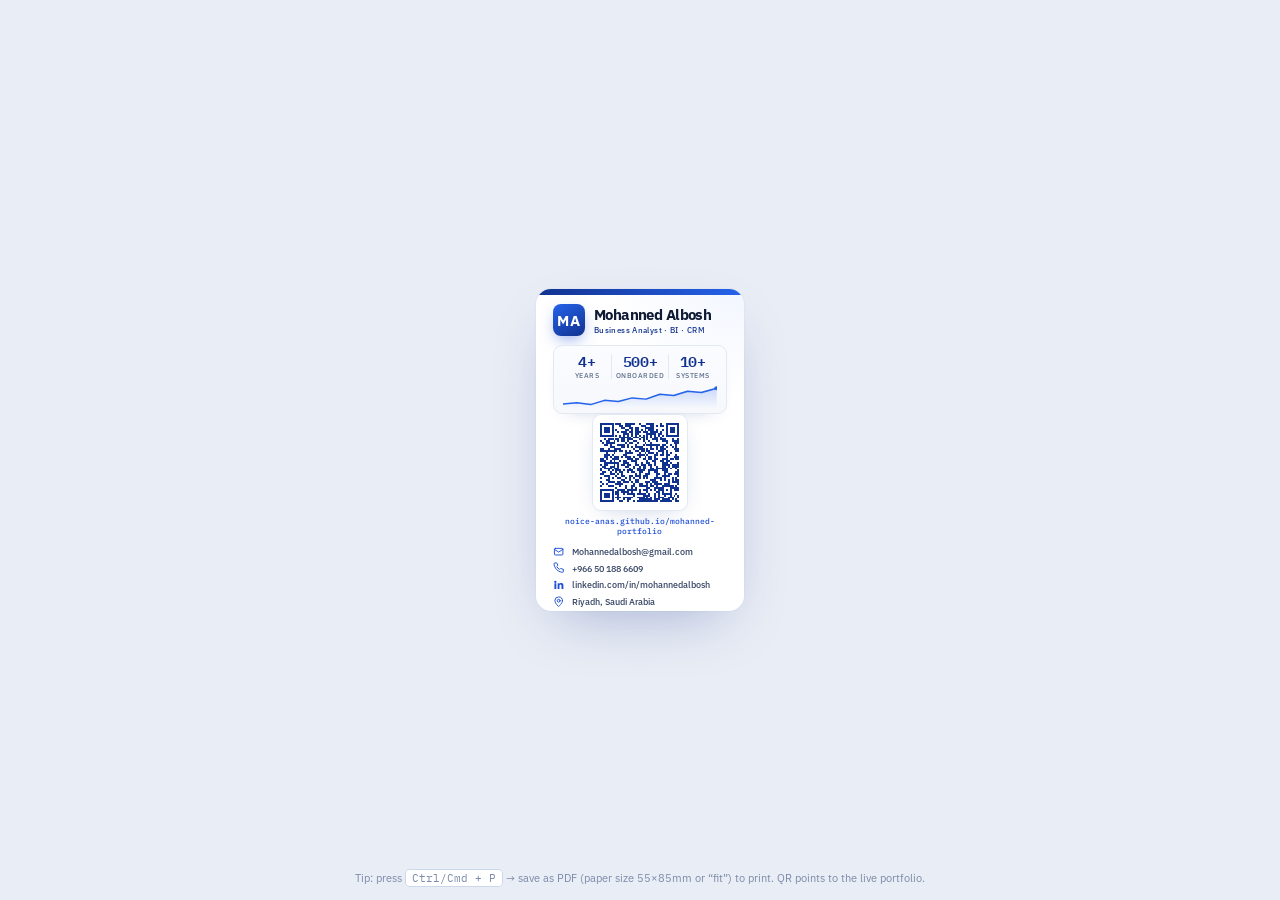
<file: card/business-card.html>
<!doctype html>
<html lang="en">
<head>
<meta charset="utf-8" />
<meta name="viewport" content="width=device-width, initial-scale=1" />
<title>Mohanned Albosh — Business Card</title>
<link rel="preconnect" href="https://fonts.googleapis.com" />
<link rel="preconnect" href="https://fonts.gstatic.com" crossorigin />
<link href="https://fonts.googleapis.com/css2?family=IBM+Plex+Sans:wght@400;500;600;700&family=IBM+Plex+Mono:wght@500;600&display=swap" rel="stylesheet" />
<style>
  :root{
    --bg:#ffffff; --bg-soft:#f6f8fc; --bg-tint:#eef3ff;
    --ink:#0f1b34; --ink-2:#334261; --muted:#5b6b88;
    --line:#e3e9f3; --line-strong:#cdd7ea;
    --accent:#1d4ed8; --accent-bright:#2563eb; --accent-deep:#12328f;
    --accent-soft:#e8effe;
    --font:"IBM Plex Sans",system-ui,-apple-system,sans-serif;
    --mono:"IBM Plex Mono",ui-monospace,monospace;
  }
  *{box-sizing:border-box;margin:0;padding:0}
  html,body{background:#e9edf5;font-family:var(--font);color:var(--ink);-webkit-font-smoothing:antialiased;text-rendering:optimizeLegibility}
  body{min-height:100vh;display:flex;align-items:center;justify-content:center;padding:12mm;gap:10mm;flex-wrap:wrap}

  /* ---- Card: portrait standard business-card 55mm x 85mm ---- */
  .card{
    position:relative;
    width:55mm;height:85mm;
    background:
      radial-gradient(120% 60% at 100% 0%, #f2f6ff 0%, rgba(242,246,255,0) 55%),
      var(--bg);
    border-radius:4mm;
    padding:4mm 4.5mm 3.8mm;
    display:flex;flex-direction:column;
    box-shadow:0 6mm 16mm -6mm rgba(19,50,143,.35), 0 0 0 .3mm var(--line);
    overflow:hidden;
  }
  .card::before{ /* top accent hairline */
    content:"";position:absolute;inset-inline:0;top:0;height:1.4mm;
    background:linear-gradient(90deg,var(--accent-deep),var(--accent-bright));
  }

  /* header */
  .head{display:flex;align-items:center;gap:2.4mm}
  .mono{
    flex:0 0 auto;width:8.4mm;height:8.4mm;border-radius:2.1mm;
    background:linear-gradient(150deg,var(--accent-bright),var(--accent-deep));
    color:#fff;display:grid;place-items:center;
    font-weight:700;font-size:4mm;letter-spacing:.2mm;
    box-shadow:0 1.6mm 4mm -1mm rgba(29,78,216,.5);
  }
  .name{font-size:4.1mm;font-weight:700;line-height:1.05;letter-spacing:-.15mm}
  .role{margin-top:.8mm;font-size:2.15mm;font-weight:500;color:var(--accent-deep);letter-spacing:.1mm;white-space:nowrap}

  /* analytics panel: real KPIs + decorative trend sparkline (site chart style) */
  .panel{
    margin-top:2.4mm;border:.3mm solid var(--line);border-radius:2.4mm;
    background:linear-gradient(180deg,#fbfcff,var(--bg-soft));
    padding:2mm 2.4mm 1.4mm;
    box-shadow:0 2mm 5mm -4mm rgba(19,50,143,.4);
  }
  .kpis{display:flex;align-items:flex-end}
  .kpi{flex:1 1 0;text-align:center;padding:0 1mm}
  .kpi + .kpi{border-inline-start:.3mm solid var(--line)}
  .kpi b{display:block;font-family:var(--mono);font-size:4mm;font-weight:600;color:var(--accent-deep);letter-spacing:-.02em;line-height:1}
  .kpi span{display:block;margin-top:.7mm;font-size:1.75mm;font-weight:500;color:var(--muted);letter-spacing:.12mm;text-transform:uppercase;line-height:1.15}
  .spark{display:block;width:100%;height:6.4mm;margin-top:1.2mm;direction:ltr}

  /* qr block */
  .qr-wrap{flex:1 1 auto;display:flex;flex-direction:column;align-items:center;justify-content:center;text-align:center;gap:1.3mm;padding:0}
  .qr-box{
    background:#fff;border:.3mm solid var(--line);border-radius:2.4mm;
    padding:2mm;box-shadow:0 2mm 6mm -3mm rgba(19,50,143,.3);
  }
  .qr{display:block;width:21mm;height:21mm;color:var(--accent-deep)}
  .qr-url{font-family:var(--mono);font-size:2.15mm;color:var(--accent);font-weight:500;overflow-wrap:break-word;line-height:1.3}

  /* contact */
  .contact{display:flex;flex-direction:column;gap:1.4mm;margin-top:2.4mm}
  .ci{display:flex;align-items:center;gap:2.1mm;font-size:2.4mm;color:var(--ink-2);text-decoration:none}
  .ci svg{flex:0 0 auto;width:3mm;height:3mm;color:var(--accent)}
  .ci b{font-weight:500}

  @media print{
    html,body{background:#fff}
    body{padding:0;display:block}
    .card{box-shadow:none;border:.2mm solid var(--line);border-radius:0}
    .hint{display:none}
    @page{size:55mm 85mm;margin:0}
  }
  .hint{position:fixed;bottom:4mm;left:0;right:0;text-align:center;font-size:11px;color:#7b8aa8}
  .hint kbd{font-family:var(--mono);background:#fff;border:1px solid var(--line-strong);border-radius:4px;padding:1px 6px}
</style>
</head>
<body>
  <div class="card">
    <div class="head">
      <div class="mono">MA</div>
      <div>
        <div class="name">Mohanned Albosh</div>
        <div class="role">Business Analyst · BI · CRM</div>
      </div>
    </div>

    <div class="panel">
      <div class="kpis">
        <div class="kpi"><b>4+</b><span>Years</span></div>
        <div class="kpi"><b>500+</b><span>Onboarded</span></div>
        <div class="kpi"><b>10+</b><span>Systems</span></div>
      </div>
      <svg class="spark" viewBox="0 0 200 40" preserveAspectRatio="none" role="img" aria-label="Decorative upward trend line">
        <defs>
          <linearGradient id="cardSpark" x1="0" y1="0" x2="0" y2="1">
            <stop offset="0" stop-color="#2563eb" stop-opacity=".22"/>
            <stop offset="1" stop-color="#2563eb" stop-opacity="0"/>
          </linearGradient>
        </defs>
        <path d="M0 33 L18 31 L36 34 L54 27 L72 29 L90 23 L108 25 L126 17 L144 19 L162 12 L180 14 L200 7 L200 40 L0 40 Z" fill="url(#cardSpark)"/>
        <path d="M0 33 L18 31 L36 34 L54 27 L72 29 L90 23 L108 25 L126 17 L144 19 L162 12 L180 14 L200 7" fill="none" stroke="#2563eb" stroke-width="2.4" stroke-linecap="round" stroke-linejoin="round"/>
        <circle cx="200" cy="7" r="3.4" fill="#2563eb"/>
      </svg>
    </div>

    <div class="qr-wrap">
      <div class="qr-box">
        <svg class="qr" viewBox="0 0 41 41" shape-rendering="crispEdges" role="img" aria-label="QR code linking to Mohanned Albosh portfolio website"><path d="M0 0h1v1h-1zM1 0h1v1h-1zM2 0h1v1h-1zM3 0h1v1h-1zM4 0h1v1h-1zM5 0h1v1h-1zM6 0h1v1h-1zM8 0h1v1h-1zM9 0h1v1h-1zM10 0h1v1h-1zM13 0h1v1h-1zM14 0h1v1h-1zM15 0h1v1h-1zM16 0h1v1h-1zM17 0h1v1h-1zM20 0h1v1h-1zM24 0h1v1h-1zM25 0h1v1h-1zM26 0h1v1h-1zM27 0h1v1h-1zM31 0h1v1h-1zM34 0h1v1h-1zM35 0h1v1h-1zM36 0h1v1h-1zM37 0h1v1h-1zM38 0h1v1h-1zM39 0h1v1h-1zM40 0h1v1h-1zM0 1h1v1h-1zM6 1h1v1h-1zM10 1h1v1h-1zM11 1h1v1h-1zM13 1h1v1h-1zM14 1h1v1h-1zM15 1h1v1h-1zM21 1h1v1h-1zM22 1h1v1h-1zM23 1h1v1h-1zM26 1h1v1h-1zM27 1h1v1h-1zM29 1h1v1h-1zM31 1h1v1h-1zM32 1h1v1h-1zM34 1h1v1h-1zM40 1h1v1h-1zM0 2h1v1h-1zM2 2h1v1h-1zM3 2h1v1h-1zM4 2h1v1h-1zM6 2h1v1h-1zM11 2h1v1h-1zM12 2h1v1h-1zM15 2h1v1h-1zM16 2h1v1h-1zM18 2h1v1h-1zM19 2h1v1h-1zM23 2h1v1h-1zM24 2h1v1h-1zM25 2h1v1h-1zM26 2h1v1h-1zM27 2h1v1h-1zM34 2h1v1h-1zM36 2h1v1h-1zM37 2h1v1h-1zM38 2h1v1h-1zM40 2h1v1h-1zM0 3h1v1h-1zM2 3h1v1h-1zM3 3h1v1h-1zM4 3h1v1h-1zM6 3h1v1h-1zM8 3h1v1h-1zM13 3h1v1h-1zM14 3h1v1h-1zM16 3h1v1h-1zM18 3h1v1h-1zM19 3h1v1h-1zM21 3h1v1h-1zM23 3h1v1h-1zM25 3h1v1h-1zM26 3h1v1h-1zM27 3h1v1h-1zM29 3h1v1h-1zM32 3h1v1h-1zM34 3h1v1h-1zM36 3h1v1h-1zM37 3h1v1h-1zM38 3h1v1h-1zM40 3h1v1h-1zM0 4h1v1h-1zM2 4h1v1h-1zM3 4h1v1h-1zM4 4h1v1h-1zM6 4h1v1h-1zM9 4h1v1h-1zM11 4h1v1h-1zM12 4h1v1h-1zM13 4h1v1h-1zM15 4h1v1h-1zM16 4h1v1h-1zM18 4h1v1h-1zM19 4h1v1h-1zM20 4h1v1h-1zM22 4h1v1h-1zM23 4h1v1h-1zM24 4h1v1h-1zM26 4h1v1h-1zM27 4h1v1h-1zM28 4h1v1h-1zM29 4h1v1h-1zM31 4h1v1h-1zM34 4h1v1h-1zM36 4h1v1h-1zM37 4h1v1h-1zM38 4h1v1h-1zM40 4h1v1h-1zM0 5h1v1h-1zM6 5h1v1h-1zM12 5h1v1h-1zM13 5h1v1h-1zM14 5h1v1h-1zM16 5h1v1h-1zM18 5h1v1h-1zM19 5h1v1h-1zM24 5h1v1h-1zM25 5h1v1h-1zM26 5h1v1h-1zM27 5h1v1h-1zM28 5h1v1h-1zM30 5h1v1h-1zM31 5h1v1h-1zM34 5h1v1h-1zM40 5h1v1h-1zM0 6h1v1h-1zM1 6h1v1h-1zM2 6h1v1h-1zM3 6h1v1h-1zM4 6h1v1h-1zM5 6h1v1h-1zM6 6h1v1h-1zM8 6h1v1h-1zM10 6h1v1h-1zM12 6h1v1h-1zM14 6h1v1h-1zM16 6h1v1h-1zM18 6h1v1h-1zM20 6h1v1h-1zM22 6h1v1h-1zM24 6h1v1h-1zM26 6h1v1h-1zM28 6h1v1h-1zM30 6h1v1h-1zM32 6h1v1h-1zM34 6h1v1h-1zM35 6h1v1h-1zM36 6h1v1h-1zM37 6h1v1h-1zM38 6h1v1h-1zM39 6h1v1h-1zM40 6h1v1h-1zM10 7h1v1h-1zM11 7h1v1h-1zM12 7h1v1h-1zM13 7h1v1h-1zM14 7h1v1h-1zM15 7h1v1h-1zM17 7h1v1h-1zM18 7h1v1h-1zM19 7h1v1h-1zM21 7h1v1h-1zM22 7h1v1h-1zM24 7h1v1h-1zM26 7h1v1h-1zM28 7h1v1h-1zM29 7h1v1h-1zM31 7h1v1h-1zM2 8h1v1h-1zM4 8h1v1h-1zM5 8h1v1h-1zM6 8h1v1h-1zM8 8h1v1h-1zM9 8h1v1h-1zM11 8h1v1h-1zM12 8h1v1h-1zM14 8h1v1h-1zM15 8h1v1h-1zM16 8h1v1h-1zM20 8h1v1h-1zM22 8h1v1h-1zM24 8h1v1h-1zM27 8h1v1h-1zM28 8h1v1h-1zM29 8h1v1h-1zM31 8h1v1h-1zM32 8h1v1h-1zM33 8h1v1h-1zM37 8h1v1h-1zM40 8h1v1h-1zM0 9h1v1h-1zM3 9h1v1h-1zM4 9h1v1h-1zM7 9h1v1h-1zM9 9h1v1h-1zM11 9h1v1h-1zM12 9h1v1h-1zM14 9h1v1h-1zM17 9h1v1h-1zM18 9h1v1h-1zM22 9h1v1h-1zM25 9h1v1h-1zM29 9h1v1h-1zM32 9h1v1h-1zM33 9h1v1h-1zM34 9h1v1h-1zM37 9h1v1h-1zM38 9h1v1h-1zM39 9h1v1h-1zM40 9h1v1h-1zM1 10h1v1h-1zM3 10h1v1h-1zM4 10h1v1h-1zM5 10h1v1h-1zM6 10h1v1h-1zM7 10h1v1h-1zM13 10h1v1h-1zM15 10h1v1h-1zM16 10h1v1h-1zM19 10h1v1h-1zM23 10h1v1h-1zM26 10h1v1h-1zM34 10h1v1h-1zM38 10h1v1h-1zM39 10h1v1h-1zM40 10h1v1h-1zM2 11h1v1h-1zM3 11h1v1h-1zM5 11h1v1h-1zM9 11h1v1h-1zM10 11h1v1h-1zM11 11h1v1h-1zM12 11h1v1h-1zM14 11h1v1h-1zM18 11h1v1h-1zM22 11h1v1h-1zM24 11h1v1h-1zM25 11h1v1h-1zM26 11h1v1h-1zM27 11h1v1h-1zM28 11h1v1h-1zM29 11h1v1h-1zM30 11h1v1h-1zM32 11h1v1h-1zM33 11h1v1h-1zM36 11h1v1h-1zM39 11h1v1h-1zM5 12h1v1h-1zM6 12h1v1h-1zM7 12h1v1h-1zM11 12h1v1h-1zM12 12h1v1h-1zM14 12h1v1h-1zM16 12h1v1h-1zM18 12h1v1h-1zM19 12h1v1h-1zM20 12h1v1h-1zM21 12h1v1h-1zM26 12h1v1h-1zM29 12h1v1h-1zM31 12h1v1h-1zM32 12h1v1h-1zM34 12h1v1h-1zM37 12h1v1h-1zM39 12h1v1h-1zM0 13h1v1h-1zM1 13h1v1h-1zM4 13h1v1h-1zM7 13h1v1h-1zM8 13h1v1h-1zM9 13h1v1h-1zM10 13h1v1h-1zM17 13h1v1h-1zM20 13h1v1h-1zM21 13h1v1h-1zM22 13h1v1h-1zM24 13h1v1h-1zM26 13h1v1h-1zM27 13h1v1h-1zM29 13h1v1h-1zM31 13h1v1h-1zM32 13h1v1h-1zM33 13h1v1h-1zM38 13h1v1h-1zM39 13h1v1h-1zM40 13h1v1h-1zM0 14h1v1h-1zM1 14h1v1h-1zM2 14h1v1h-1zM3 14h1v1h-1zM4 14h1v1h-1zM5 14h1v1h-1zM6 14h1v1h-1zM7 14h1v1h-1zM8 14h1v1h-1zM10 14h1v1h-1zM11 14h1v1h-1zM13 14h1v1h-1zM15 14h1v1h-1zM18 14h1v1h-1zM19 14h1v1h-1zM21 14h1v1h-1zM22 14h1v1h-1zM24 14h1v1h-1zM25 14h1v1h-1zM30 14h1v1h-1zM31 14h1v1h-1zM32 14h1v1h-1zM34 14h1v1h-1zM39 14h1v1h-1zM40 14h1v1h-1zM3 15h1v1h-1zM7 15h1v1h-1zM13 15h1v1h-1zM14 15h1v1h-1zM15 15h1v1h-1zM16 15h1v1h-1zM20 15h1v1h-1zM23 15h1v1h-1zM25 15h1v1h-1zM26 15h1v1h-1zM27 15h1v1h-1zM29 15h1v1h-1zM32 15h1v1h-1zM34 15h1v1h-1zM36 15h1v1h-1zM2 16h1v1h-1zM3 16h1v1h-1zM4 16h1v1h-1zM6 16h1v1h-1zM12 16h1v1h-1zM13 16h1v1h-1zM19 16h1v1h-1zM20 16h1v1h-1zM21 16h1v1h-1zM22 16h1v1h-1zM24 16h1v1h-1zM28 16h1v1h-1zM29 16h1v1h-1zM31 16h1v1h-1zM32 16h1v1h-1zM34 16h1v1h-1zM35 16h1v1h-1zM39 16h1v1h-1zM2 17h1v1h-1zM3 17h1v1h-1zM5 17h1v1h-1zM7 17h1v1h-1zM8 17h1v1h-1zM9 17h1v1h-1zM11 17h1v1h-1zM13 17h1v1h-1zM14 17h1v1h-1zM15 17h1v1h-1zM17 17h1v1h-1zM20 17h1v1h-1zM23 17h1v1h-1zM25 17h1v1h-1zM26 17h1v1h-1zM28 17h1v1h-1zM34 17h1v1h-1zM38 17h1v1h-1zM39 17h1v1h-1zM40 17h1v1h-1zM0 18h1v1h-1zM1 18h1v1h-1zM3 18h1v1h-1zM6 18h1v1h-1zM7 18h1v1h-1zM8 18h1v1h-1zM9 18h1v1h-1zM14 18h1v1h-1zM15 18h1v1h-1zM16 18h1v1h-1zM18 18h1v1h-1zM19 18h1v1h-1zM22 18h1v1h-1zM23 18h1v1h-1zM25 18h1v1h-1zM26 18h1v1h-1zM28 18h1v1h-1zM29 18h1v1h-1zM32 18h1v1h-1zM33 18h1v1h-1zM34 18h1v1h-1zM36 18h1v1h-1zM37 18h1v1h-1zM39 18h1v1h-1zM40 18h1v1h-1zM0 19h1v1h-1zM1 19h1v1h-1zM2 19h1v1h-1zM5 19h1v1h-1zM7 19h1v1h-1zM10 19h1v1h-1zM12 19h1v1h-1zM13 19h1v1h-1zM16 19h1v1h-1zM17 19h1v1h-1zM18 19h1v1h-1zM24 19h1v1h-1zM27 19h1v1h-1zM28 19h1v1h-1zM31 19h1v1h-1zM32 19h1v1h-1zM34 19h1v1h-1zM35 19h1v1h-1zM2 20h1v1h-1zM3 20h1v1h-1zM4 20h1v1h-1zM5 20h1v1h-1zM6 20h1v1h-1zM7 20h1v1h-1zM8 20h1v1h-1zM9 20h1v1h-1zM12 20h1v1h-1zM13 20h1v1h-1zM14 20h1v1h-1zM18 20h1v1h-1zM21 20h1v1h-1zM24 20h1v1h-1zM25 20h1v1h-1zM28 20h1v1h-1zM32 20h1v1h-1zM33 20h1v1h-1zM34 20h1v1h-1zM36 20h1v1h-1zM40 20h1v1h-1zM0 21h1v1h-1zM2 21h1v1h-1zM3 21h1v1h-1zM7 21h1v1h-1zM9 21h1v1h-1zM11 21h1v1h-1zM12 21h1v1h-1zM14 21h1v1h-1zM15 21h1v1h-1zM18 21h1v1h-1zM19 21h1v1h-1zM21 21h1v1h-1zM22 21h1v1h-1zM23 21h1v1h-1zM25 21h1v1h-1zM26 21h1v1h-1zM28 21h1v1h-1zM32 21h1v1h-1zM33 21h1v1h-1zM34 21h1v1h-1zM35 21h1v1h-1zM37 21h1v1h-1zM38 21h1v1h-1zM39 21h1v1h-1zM40 21h1v1h-1zM1 22h1v1h-1zM2 22h1v1h-1zM5 22h1v1h-1zM6 22h1v1h-1zM7 22h1v1h-1zM9 22h1v1h-1zM13 22h1v1h-1zM14 22h1v1h-1zM17 22h1v1h-1zM20 22h1v1h-1zM22 22h1v1h-1zM23 22h1v1h-1zM26 22h1v1h-1zM29 22h1v1h-1zM32 22h1v1h-1zM33 22h1v1h-1zM35 22h1v1h-1zM37 22h1v1h-1zM38 22h1v1h-1zM39 22h1v1h-1zM40 22h1v1h-1zM0 23h1v1h-1zM2 23h1v1h-1zM3 23h1v1h-1zM4 23h1v1h-1zM5 23h1v1h-1zM7 23h1v1h-1zM8 23h1v1h-1zM9 23h1v1h-1zM15 23h1v1h-1zM17 23h1v1h-1zM19 23h1v1h-1zM20 23h1v1h-1zM22 23h1v1h-1zM23 23h1v1h-1zM26 23h1v1h-1zM27 23h1v1h-1zM29 23h1v1h-1zM30 23h1v1h-1zM31 23h1v1h-1zM32 23h1v1h-1zM33 23h1v1h-1zM34 23h1v1h-1zM36 23h1v1h-1zM39 23h1v1h-1zM0 24h1v1h-1zM4 24h1v1h-1zM6 24h1v1h-1zM8 24h1v1h-1zM9 24h1v1h-1zM10 24h1v1h-1zM12 24h1v1h-1zM14 24h1v1h-1zM15 24h1v1h-1zM16 24h1v1h-1zM19 24h1v1h-1zM20 24h1v1h-1zM21 24h1v1h-1zM22 24h1v1h-1zM25 24h1v1h-1zM26 24h1v1h-1zM27 24h1v1h-1zM28 24h1v1h-1zM29 24h1v1h-1zM32 24h1v1h-1zM33 24h1v1h-1zM34 24h1v1h-1zM40 24h1v1h-1zM1 25h1v1h-1zM2 25h1v1h-1zM5 25h1v1h-1zM8 25h1v1h-1zM10 25h1v1h-1zM11 25h1v1h-1zM14 25h1v1h-1zM16 25h1v1h-1zM17 25h1v1h-1zM20 25h1v1h-1zM21 25h1v1h-1zM25 25h1v1h-1zM28 25h1v1h-1zM29 25h1v1h-1zM33 25h1v1h-1zM34 25h1v1h-1zM39 25h1v1h-1zM40 25h1v1h-1zM0 26h1v1h-1zM1 26h1v1h-1zM5 26h1v1h-1zM6 26h1v1h-1zM7 26h1v1h-1zM9 26h1v1h-1zM11 26h1v1h-1zM18 26h1v1h-1zM20 26h1v1h-1zM23 26h1v1h-1zM24 26h1v1h-1zM25 26h1v1h-1zM29 26h1v1h-1zM30 26h1v1h-1zM33 26h1v1h-1zM35 26h1v1h-1zM36 26h1v1h-1zM38 26h1v1h-1zM39 26h1v1h-1zM40 26h1v1h-1zM2 27h1v1h-1zM3 27h1v1h-1zM4 27h1v1h-1zM8 27h1v1h-1zM11 27h1v1h-1zM12 27h1v1h-1zM15 27h1v1h-1zM16 27h1v1h-1zM18 27h1v1h-1zM19 27h1v1h-1zM20 27h1v1h-1zM22 27h1v1h-1zM23 27h1v1h-1zM24 27h1v1h-1zM29 27h1v1h-1zM32 27h1v1h-1zM33 27h1v1h-1zM34 27h1v1h-1zM35 27h1v1h-1zM40 27h1v1h-1zM0 28h1v1h-1zM4 28h1v1h-1zM6 28h1v1h-1zM9 28h1v1h-1zM10 28h1v1h-1zM13 28h1v1h-1zM15 28h1v1h-1zM17 28h1v1h-1zM20 28h1v1h-1zM22 28h1v1h-1zM24 28h1v1h-1zM28 28h1v1h-1zM29 28h1v1h-1zM30 28h1v1h-1zM31 28h1v1h-1zM33 28h1v1h-1zM37 28h1v1h-1zM39 28h1v1h-1zM3 29h1v1h-1zM4 29h1v1h-1zM11 29h1v1h-1zM12 29h1v1h-1zM15 29h1v1h-1zM18 29h1v1h-1zM19 29h1v1h-1zM26 29h1v1h-1zM27 29h1v1h-1zM28 29h1v1h-1zM31 29h1v1h-1zM33 29h1v1h-1zM35 29h1v1h-1zM37 29h1v1h-1zM39 29h1v1h-1zM40 29h1v1h-1zM0 30h1v1h-1zM4 30h1v1h-1zM5 30h1v1h-1zM6 30h1v1h-1zM7 30h1v1h-1zM9 30h1v1h-1zM10 30h1v1h-1zM12 30h1v1h-1zM13 30h1v1h-1zM14 30h1v1h-1zM16 30h1v1h-1zM18 30h1v1h-1zM19 30h1v1h-1zM23 30h1v1h-1zM24 30h1v1h-1zM25 30h1v1h-1zM27 30h1v1h-1zM28 30h1v1h-1zM29 30h1v1h-1zM35 30h1v1h-1zM37 30h1v1h-1zM38 30h1v1h-1zM39 30h1v1h-1zM40 30h1v1h-1zM1 31h1v1h-1zM3 31h1v1h-1zM8 31h1v1h-1zM9 31h1v1h-1zM10 31h1v1h-1zM11 31h1v1h-1zM17 31h1v1h-1zM20 31h1v1h-1zM21 31h1v1h-1zM24 31h1v1h-1zM26 31h1v1h-1zM28 31h1v1h-1zM29 31h1v1h-1zM30 31h1v1h-1zM31 31h1v1h-1zM33 31h1v1h-1zM34 31h1v1h-1zM35 31h1v1h-1zM40 31h1v1h-1zM0 32h1v1h-1zM4 32h1v1h-1zM5 32h1v1h-1zM6 32h1v1h-1zM10 32h1v1h-1zM13 32h1v1h-1zM16 32h1v1h-1zM17 32h1v1h-1zM20 32h1v1h-1zM21 32h1v1h-1zM22 32h1v1h-1zM23 32h1v1h-1zM24 32h1v1h-1zM26 32h1v1h-1zM27 32h1v1h-1zM29 32h1v1h-1zM32 32h1v1h-1zM33 32h1v1h-1zM34 32h1v1h-1zM35 32h1v1h-1zM36 32h1v1h-1zM37 32h1v1h-1zM39 32h1v1h-1zM8 33h1v1h-1zM13 33h1v1h-1zM16 33h1v1h-1zM18 33h1v1h-1zM24 33h1v1h-1zM25 33h1v1h-1zM28 33h1v1h-1zM29 33h1v1h-1zM30 33h1v1h-1zM31 33h1v1h-1zM32 33h1v1h-1zM36 33h1v1h-1zM37 33h1v1h-1zM38 33h1v1h-1zM39 33h1v1h-1zM40 33h1v1h-1zM0 34h1v1h-1zM1 34h1v1h-1zM2 34h1v1h-1zM3 34h1v1h-1zM4 34h1v1h-1zM5 34h1v1h-1zM6 34h1v1h-1zM9 34h1v1h-1zM10 34h1v1h-1zM11 34h1v1h-1zM12 34h1v1h-1zM14 34h1v1h-1zM15 34h1v1h-1zM16 34h1v1h-1zM17 34h1v1h-1zM18 34h1v1h-1zM20 34h1v1h-1zM22 34h1v1h-1zM23 34h1v1h-1zM24 34h1v1h-1zM26 34h1v1h-1zM28 34h1v1h-1zM30 34h1v1h-1zM31 34h1v1h-1zM32 34h1v1h-1zM34 34h1v1h-1zM36 34h1v1h-1zM38 34h1v1h-1zM39 34h1v1h-1zM40 34h1v1h-1zM0 35h1v1h-1zM6 35h1v1h-1zM8 35h1v1h-1zM9 35h1v1h-1zM11 35h1v1h-1zM12 35h1v1h-1zM13 35h1v1h-1zM14 35h1v1h-1zM16 35h1v1h-1zM20 35h1v1h-1zM24 35h1v1h-1zM29 35h1v1h-1zM30 35h1v1h-1zM32 35h1v1h-1zM36 35h1v1h-1zM0 36h1v1h-1zM2 36h1v1h-1zM3 36h1v1h-1zM4 36h1v1h-1zM6 36h1v1h-1zM8 36h1v1h-1zM9 36h1v1h-1zM12 36h1v1h-1zM14 36h1v1h-1zM15 36h1v1h-1zM16 36h1v1h-1zM17 36h1v1h-1zM19 36h1v1h-1zM20 36h1v1h-1zM21 36h1v1h-1zM22 36h1v1h-1zM23 36h1v1h-1zM25 36h1v1h-1zM28 36h1v1h-1zM30 36h1v1h-1zM32 36h1v1h-1zM33 36h1v1h-1zM34 36h1v1h-1zM35 36h1v1h-1zM36 36h1v1h-1zM39 36h1v1h-1zM0 37h1v1h-1zM2 37h1v1h-1zM3 37h1v1h-1zM4 37h1v1h-1zM6 37h1v1h-1zM9 37h1v1h-1zM17 37h1v1h-1zM22 37h1v1h-1zM23 37h1v1h-1zM24 37h1v1h-1zM25 37h1v1h-1zM28 37h1v1h-1zM30 37h1v1h-1zM33 37h1v1h-1zM36 37h1v1h-1zM38 37h1v1h-1zM40 37h1v1h-1zM0 38h1v1h-1zM2 38h1v1h-1zM3 38h1v1h-1zM4 38h1v1h-1zM6 38h1v1h-1zM8 38h1v1h-1zM9 38h1v1h-1zM10 38h1v1h-1zM12 38h1v1h-1zM13 38h1v1h-1zM14 38h1v1h-1zM15 38h1v1h-1zM16 38h1v1h-1zM19 38h1v1h-1zM20 38h1v1h-1zM21 38h1v1h-1zM22 38h1v1h-1zM24 38h1v1h-1zM26 38h1v1h-1zM28 38h1v1h-1zM30 38h1v1h-1zM31 38h1v1h-1zM32 38h1v1h-1zM35 38h1v1h-1zM36 38h1v1h-1zM37 38h1v1h-1zM40 38h1v1h-1zM0 39h1v1h-1zM6 39h1v1h-1zM9 39h1v1h-1zM12 39h1v1h-1zM14 39h1v1h-1zM15 39h1v1h-1zM20 39h1v1h-1zM21 39h1v1h-1zM22 39h1v1h-1zM23 39h1v1h-1zM24 39h1v1h-1zM25 39h1v1h-1zM26 39h1v1h-1zM28 39h1v1h-1zM29 39h1v1h-1zM30 39h1v1h-1zM32 39h1v1h-1zM33 39h1v1h-1zM34 39h1v1h-1zM35 39h1v1h-1zM37 39h1v1h-1zM39 39h1v1h-1zM0 40h1v1h-1zM1 40h1v1h-1zM2 40h1v1h-1zM3 40h1v1h-1zM4 40h1v1h-1zM5 40h1v1h-1zM6 40h1v1h-1zM10 40h1v1h-1zM11 40h1v1h-1zM14 40h1v1h-1zM17 40h1v1h-1zM19 40h1v1h-1zM20 40h1v1h-1zM21 40h1v1h-1zM22 40h1v1h-1zM23 40h1v1h-1zM24 40h1v1h-1zM25 40h1v1h-1zM26 40h1v1h-1zM27 40h1v1h-1zM28 40h1v1h-1zM29 40h1v1h-1zM31 40h1v1h-1zM32 40h1v1h-1zM33 40h1v1h-1zM34 40h1v1h-1zM35 40h1v1h-1zM36 40h1v1h-1zM39 40h1v1h-1zM40 40h1v1h-1z" fill="currentColor"/></svg>
      </div>
      <div class="qr-url">noice-anas.github.io/<wbr>mohanned-portfolio</div>
    </div>

    <div class="contact">
      <a class="ci" href="mailto:Mohannedalbosh@gmail.com">
        <svg viewBox="0 0 24 24" fill="none" stroke="currentColor" stroke-width="2" stroke-linecap="round" stroke-linejoin="round"><rect x="3" y="5" width="18" height="14" rx="2"/><path d="m3 7 9 6 9-6"/></svg>
        <b>Mohannedalbosh@gmail.com</b>
      </a>
      <a class="ci" href="tel:+966501886609">
        <svg viewBox="0 0 24 24" fill="none" stroke="currentColor" stroke-width="2" stroke-linecap="round" stroke-linejoin="round"><path d="M22 16.9v3a2 2 0 0 1-2.2 2 19.8 19.8 0 0 1-8.6-3.1 19.5 19.5 0 0 1-6-6 19.8 19.8 0 0 1-3.1-8.7A2 2 0 0 1 4.1 2h3a2 2 0 0 1 2 1.7c.1.9.3 1.8.6 2.7a2 2 0 0 1-.5 2.1L8 9.6a16 16 0 0 0 6 6l1.1-1.1a2 2 0 0 1 2.1-.5c.9.3 1.8.5 2.7.6a2 2 0 0 1 1.7 2Z"/></svg>
        <b>+966 50 188 6609</b>
      </a>
      <a class="ci" href="https://www.linkedin.com/in/mohannedalbosh" target="_blank" rel="noopener">
        <svg viewBox="0 0 24 24" fill="currentColor"><path d="M4.98 3.5a2.5 2.5 0 1 1 0 5 2.5 2.5 0 0 1 0-5zM3 9h4v12H3zM10 9h3.8v1.7h.05c.53-1 1.83-2.05 3.77-2.05C21.4 8.65 22 11 22 14.1V21h-4v-6.1c0-1.45-.03-3.3-2.02-3.3-2.02 0-2.33 1.57-2.33 3.2V21h-4z"/></svg>
        <b>linkedin.com/in/mohannedalbosh</b>
      </a>
      <div class="ci">
        <svg viewBox="0 0 24 24" fill="none" stroke="currentColor" stroke-width="2" stroke-linecap="round" stroke-linejoin="round"><path d="M20 10c0 6-8 12-8 12s-8-6-8-12a8 8 0 0 1 16 0Z"/><circle cx="12" cy="10" r="3"/></svg>
        <b>Riyadh, Saudi Arabia</b>
      </div>
    </div>
  </div>

  <p class="hint">Tip: press <kbd>Ctrl/Cmd + P</kbd> → save as PDF (paper size 55×85mm or “fit”) to print. QR points to the live portfolio.</p>
</body>
</html>
</file>
<file: assets/css/styles.css>
/* ============ TOKENS ============ */
:root{
  --bg:#ffffff;
  --bg-soft:#f6f8fc;
  --bg-tint:#eef3ff;
  --ink:#0f1b34;
  --ink-2:#334261;
  --muted:#5b6b88;
  --line:#e3e9f3;
  --line-strong:#cdd7ea;
  --accent:#1d4ed8;
  --accent-bright:#2563eb;
  --accent-deep:#12328f;
  --accent-soft:#e8effe;
  --ok:#0f766e;
  --warn:#b45309;
  --shadow-color:220 45% 30%;
  --radius:16px;
  --radius-sm:10px;
  --maxw:1200px;
  --ease:cubic-bezier(.16,1,.3,1);
  --font-latin:"IBM Plex Sans",system-ui,sans-serif;
  --font-ar:"IBM Plex Sans Arabic","IBM Plex Sans",system-ui,sans-serif;
  --font-mono:"IBM Plex Mono",ui-monospace,monospace;
  --font:var(--font-latin);
}
html[dir="rtl"]{ --font:var(--font-ar); }
/* keep numeric figures reading left-to-right even in RTL */
html[dir="rtl"] .count,html[dir="rtl"] .num,html[dir="rtl"] .val,html[dir="rtl"] .trend,html[dir="rtl"] .pc{direction:ltr;unicode-bidi:isolate;}

*{box-sizing:border-box}
html{scroll-behavior:smooth}
@media (prefers-reduced-motion:reduce){ html{scroll-behavior:auto} }
body{
  margin:0;
  font-family:var(--font);
  color:var(--ink);
  background:var(--bg);
  line-height:1.6;
  -webkit-font-smoothing:antialiased;
  text-rendering:optimizeLegibility;
  overflow-x:hidden;
}
h1,h2,h3,h4{line-height:1.12;margin:0;font-weight:600;letter-spacing:-.02em}
html[dir="rtl"] h1,html[dir="rtl"] h2,html[dir="rtl"] h3,html[dir="rtl"] h4{letter-spacing:0}
p{margin:0}
a{color:inherit;text-decoration:none}
img{max-width:100%;display:block}
.mono{font-family:var(--font-mono);font-feature-settings:"tnum" 1}
html[dir="rtl"] .mono{direction:ltr;unicode-bidi:isolate}

/* ============ LAYOUT ============ */
.wrap{max-width:var(--maxw);margin-inline:auto;padding-inline:24px}
section{padding-block:clamp(64px,9vw,120px)}
.eyebrow{
  display:inline-flex;align-items:center;gap:8px;
  font-family:var(--font-mono);font-size:12px;font-weight:600;
  letter-spacing:.14em;text-transform:uppercase;color:var(--accent);
  margin-bottom:18px;
}
html[dir="rtl"] .eyebrow{letter-spacing:.02em;font-family:var(--font-ar)}
.eyebrow::before{content:"";width:22px;height:2px;background:var(--accent);border-radius:2px}
.section-title{font-size:clamp(28px,3.6vw,44px);color:var(--ink);max-width:20ch}
.section-lead{margin-top:16px;color:var(--muted);font-size:clamp(15px,1.6vw,18px);max-width:60ch}

/* ============ NAV ============ */
header.nav{
  position:sticky;top:0;z-index:50;
  background:rgba(255,255,255,.82);
  backdrop-filter:saturate(180%) blur(14px);
  -webkit-backdrop-filter:saturate(180%) blur(14px);
  border-bottom:1px solid transparent;
  transition:border-color .3s var(--ease),box-shadow .3s var(--ease);
}
header.nav.scrolled{border-color:var(--line);box-shadow:0 6px 24px -18px hsl(var(--shadow-color)/.5)}
.nav-inner{display:flex;align-items:center;justify-content:space-between;height:68px;gap:20px}
.brand{display:flex;align-items:center;gap:12px;font-weight:600;letter-spacing:-.01em}
.brand .logo{
  width:38px;height:38px;border-radius:11px;flex:none;
  background:linear-gradient(140deg,var(--accent-bright),var(--accent-deep));
  color:#fff;display:grid;place-items:center;font-family:var(--font-mono);
  font-weight:600;font-size:16px;box-shadow:0 8px 20px -8px var(--accent);
}
.brand .logo span{transform:translateY(0)}
.nav-links{display:flex;align-items:center;gap:6px}
.nav-links a{
  padding:9px 13px;border-radius:9px;font-size:14.5px;color:var(--ink-2);font-weight:500;
  transition:background .2s var(--ease),color .2s var(--ease);
}
.nav-links a:hover{background:var(--bg-tint);color:var(--accent-deep)}
.nav-right{display:flex;align-items:center;gap:10px}
.lang-toggle{
  display:inline-flex;align-items:center;gap:7px;height:40px;padding-inline:14px;
  border:1px solid var(--line-strong);border-radius:10px;background:#fff;cursor:pointer;
  font-family:var(--font);font-size:14px;font-weight:600;color:var(--ink-2);
  transition:border-color .2s var(--ease),color .2s,background .2s;
}
.lang-toggle:hover{border-color:var(--accent);color:var(--accent-deep);background:var(--bg-tint)}
.lang-toggle .glyph{font-family:var(--font-ar);font-size:15px}
.btn{
  display:inline-flex;align-items:center;justify-content:center;gap:8px;
  height:44px;padding-inline:20px;border-radius:11px;font-weight:600;font-size:15px;
  font-family:var(--font);cursor:pointer;border:1px solid transparent;white-space:nowrap;
  transition:transform .15s var(--ease),box-shadow .25s var(--ease),background .2s,border-color .2s,color .2s;
}
.btn-primary{background:var(--accent);color:#fff;box-shadow:0 12px 26px -12px var(--accent)}
.btn-primary:hover{background:var(--accent-deep);box-shadow:0 16px 30px -12px var(--accent)}
.btn-primary:active{transform:translateY(1px)}
.btn-ghost{background:#fff;color:var(--ink);border-color:var(--line-strong)}
.btn-ghost:hover{border-color:var(--accent);color:var(--accent-deep);background:var(--bg-tint)}
.nav-cta{display:inline-flex}
.menu-btn{display:none;width:44px;height:44px;border:1px solid var(--line-strong);border-radius:10px;background:#fff;cursor:pointer;align-items:center;justify-content:center}
.menu-btn svg{width:20px;height:20px;stroke:var(--ink)}

/* ============ HERO ============ */
.hero{position:relative;padding-top:clamp(40px,6vw,72px);overflow:hidden}
.hero::before{
  content:"";position:absolute;inset-block-start:-30%;inset-inline-end:-10%;
  width:640px;height:640px;border-radius:50%;pointer-events:none;
  background:radial-gradient(circle at center,rgba(37,99,235,.10),transparent 62%);
}
.hero-grid{display:grid;grid-template-columns:1.05fr .95fr;gap:clamp(32px,5vw,64px);align-items:center}
.hero-badge{
  display:inline-flex;align-items:center;gap:9px;padding:7px 14px;border-radius:999px;
  background:var(--accent-soft);color:var(--accent-deep);font-size:13.5px;font-weight:600;margin-bottom:22px;
}
.hero-badge .dot{width:8px;height:8px;border-radius:50%;background:var(--ok);box-shadow:0 0 0 4px rgba(15,118,110,.16)}
.hero h1{font-size:clamp(34px,5vw,62px);color:var(--ink);letter-spacing:-.03em}
html[dir="rtl"] .hero h1{letter-spacing:0;line-height:1.25}
.hero h1 .accent{color:var(--accent)}
.hero-roles{margin-top:18px;font-family:var(--font-mono);font-size:14px;color:var(--accent-deep);letter-spacing:.02em;font-weight:500}
html[dir="rtl"] .hero-roles{font-family:var(--font-ar)}
.hero-lead{margin-top:20px;font-size:clamp(15px,1.7vw,18px);color:var(--muted);max-width:52ch}
.hero-cta{display:flex;gap:12px;margin-top:30px;flex-wrap:wrap}
.hero-meta{display:flex;gap:26px;margin-top:34px;flex-wrap:wrap}
.hero-meta .m{display:flex;flex-direction:column;gap:2px}
.hero-meta .m b{font-size:22px;color:var(--ink);font-family:var(--font-mono)}
html[dir="rtl"] .hero-meta .m b{font-family:var(--font-ar)}
.hero-meta .m span{font-size:12.5px;color:var(--muted)}

/* hero panel: live signal card */
.hero-panel{
  position:relative;background:#fff;border:1px solid var(--line);border-radius:20px;
  padding:22px;box-shadow:0 40px 80px -50px hsl(var(--shadow-color)/.55);
}
.panel-head{display:flex;align-items:center;justify-content:space-between;margin-bottom:6px}
.panel-head .t{font-size:14px;font-weight:600;color:var(--ink-2)}
.panel-head .live{display:inline-flex;align-items:center;gap:6px;font-size:11.5px;font-weight:600;color:var(--ok);font-family:var(--font-mono)}
html[dir="rtl"] .panel-head .live{font-family:var(--font-ar)}
.panel-head .live i{width:7px;height:7px;border-radius:50%;background:var(--ok);animation:pulse 2s infinite}
@keyframes pulse{0%,100%{opacity:1}50%{opacity:.35}}
.panel-figure{display:flex;align-items:baseline;gap:10px;margin-block:4px 2px}
.panel-figure b{font-size:34px;font-family:var(--font-mono);color:var(--ink);letter-spacing:-.02em}
.panel-figure .up{color:var(--ok);font-size:13px;font-weight:600;font-family:var(--font-mono)}
.panel-sub{font-size:12.5px;color:var(--muted);margin-bottom:12px}
.spark{width:100%;height:88px;direction:ltr}
.mini-kpis{display:grid;grid-template-columns:repeat(3,1fr);gap:10px;margin-top:16px}
.mini-kpi{background:var(--bg-soft);border:1px solid var(--line);border-radius:12px;padding:11px 12px}
.mini-kpi b{display:block;font-family:var(--font-mono);font-size:18px;color:var(--ink)}
html[dir="rtl"] .mini-kpi b,html[dir="rtl"] .panel-figure b{font-family:var(--font-ar)}
.mini-kpi span{font-size:11px;color:var(--muted)}

/* ============ STAT BAND ============ */
.stat-band{background:linear-gradient(180deg,var(--bg-soft),#fff);border-block:1px solid var(--line)}
.stats{display:grid;grid-template-columns:repeat(6,1fr);gap:22px}
.stat{padding-inline-start:16px;border-inline-start:2px solid var(--line-strong);position:relative}
.stat .num{font-family:var(--font-mono);font-size:clamp(28px,3.4vw,40px);font-weight:600;color:var(--ink);letter-spacing:-.02em}
html[dir="rtl"] .stat .num{font-family:var(--font-ar)}
.stat .lbl{margin-top:4px;font-size:13px;color:var(--muted);line-height:1.35}

/* ============ ABOUT ============ */
.about-grid{display:grid;grid-template-columns:1fr 1fr;gap:clamp(32px,5vw,72px);align-items:start}
.about-body p{color:var(--ink-2);font-size:16.5px;margin-top:16px}
.about-body p:first-child{margin-top:0}
.philosophy{background:var(--ink);color:#fff;border-radius:20px;padding:clamp(26px,3.5vw,40px);position:relative;overflow:hidden}
.philosophy::before{content:"";position:absolute;inset-block-start:-40%;inset-inline-start:-10%;width:340px;height:340px;border-radius:50%;background:radial-gradient(circle,rgba(37,99,235,.35),transparent 65%)}
.philosophy .q{font-size:clamp(20px,2.4vw,27px);font-weight:600;letter-spacing:-.01em;position:relative}
html[dir="rtl"] .philosophy .q{letter-spacing:0;line-height:1.5}
.philosophy .qmark{font-family:var(--font-mono);font-size:56px;color:var(--accent-bright);line-height:.6;opacity:.9}
.philosophy p{margin-top:18px;color:#c6d2ec;font-size:15px;position:relative}
.philosophy .goal{margin-top:22px;padding-top:20px;border-top:1px solid rgba(255,255,255,.14);font-weight:600;color:#fff;font-size:17px;position:relative}

/* ============ TIMELINE ============ */
.timeline{position:relative;margin-top:52px}
.tl-track{display:grid;grid-template-columns:repeat(6,1fr);gap:18px;position:relative}
.tl-track::before{content:"";position:absolute;inset-inline:0;top:15px;height:2px;background:linear-gradient(90deg,var(--line-strong),var(--accent),var(--line-strong))}
html[dir="rtl"] .tl-track::before{background:linear-gradient(270deg,var(--line-strong),var(--accent),var(--line-strong))}
.tl-item{position:relative;padding-top:44px}
.tl-item .node{position:absolute;top:8px;inset-inline-start:0;width:16px;height:16px;border-radius:50%;background:#fff;border:3px solid var(--accent);box-shadow:0 0 0 5px var(--accent-soft)}
.tl-item .yr{font-family:var(--font-mono);font-weight:600;color:var(--accent-deep);font-size:15px}
html[dir="rtl"] .tl-item .yr{font-family:var(--font-ar)}
.tl-item .role{font-weight:600;color:var(--ink);margin-top:6px;font-size:15.5px;letter-spacing:-.01em}
.tl-item ul{margin:10px 0 0;padding:0;list-style:none;display:flex;flex-direction:column;gap:5px}
.tl-item li{font-size:13px;color:var(--muted);padding-inline-start:14px;position:relative}
.tl-item li::before{content:"";position:absolute;inset-inline-start:0;top:9px;width:5px;height:5px;border-radius:50%;background:var(--accent)}

/* ============ EXPERTISE (bento) ============ */
.bento{display:grid;grid-template-columns:repeat(6,1fr);gap:18px;margin-top:48px}
.card{
  background:#fff;border:1px solid var(--line);border-radius:var(--radius);padding:24px;
  transition:transform .3s var(--ease),box-shadow .3s var(--ease),border-color .3s var(--ease);
  position:relative;overflow:hidden;
}
.card:hover{transform:translateY(-4px);box-shadow:0 26px 50px -34px hsl(var(--shadow-color)/.6);border-color:var(--line-strong)}
.card .ic{width:42px;height:42px;border-radius:11px;background:var(--accent-soft);color:var(--accent-deep);display:grid;place-items:center;margin-bottom:16px}
.card .ic svg{width:22px;height:22px}
.card h3{font-size:18px;color:var(--ink)}
.card .desc{margin-top:9px;color:var(--muted);font-size:14px}
.card .tags{margin-top:16px;display:flex;flex-wrap:wrap;gap:7px}
.tag{font-size:12px;padding:5px 10px;border-radius:8px;background:var(--bg-soft);border:1px solid var(--line);color:var(--ink-2);font-weight:500}
.col-3{grid-column:span 3}
.col-2{grid-column:span 2}

/* ============ DASHBOARD DEMO ============ */
.dash-section{background:var(--bg-soft);border-block:1px solid var(--line)}
.dash-note{display:inline-flex;align-items:center;gap:8px;margin-top:14px;font-size:13px;color:var(--warn);background:#fff7ed;border:1px solid #fde3c4;padding:7px 13px;border-radius:9px}
.dash-note svg{width:15px;height:15px;flex:none}
.dashboard{
  margin-top:40px;background:#fff;border:1px solid var(--line);border-radius:20px;
  padding:clamp(18px,2.5vw,28px);box-shadow:0 40px 90px -60px hsl(var(--shadow-color)/.6);
}
.dash-bar{display:flex;align-items:center;justify-content:space-between;gap:16px;padding-bottom:18px;margin-bottom:22px;border-bottom:1px solid var(--line);flex-wrap:wrap}
.dash-bar .tt{font-weight:600;font-size:16px;color:var(--ink);display:flex;align-items:center;gap:10px}
.dash-bar .tt .g{width:30px;height:30px;border-radius:8px;background:linear-gradient(140deg,var(--accent-bright),var(--accent-deep));display:grid;place-items:center}
.dash-bar .tt .g svg{width:16px;height:16px;stroke:#fff}
.dash-filters{display:flex;gap:6px}
.pill{font-size:12.5px;padding:6px 12px;border-radius:8px;border:1px solid var(--line);background:#fff;color:var(--muted);font-family:var(--font);font-weight:500;cursor:default}
.pill.on{background:var(--accent);color:#fff;border-color:var(--accent)}
.dash-kpis{display:grid;grid-template-columns:repeat(4,1fr);gap:14px;margin-bottom:20px}
.dk{background:var(--bg-soft);border:1px solid var(--line);border-radius:13px;padding:15px}
.dk .lab{font-size:12px;color:var(--muted);display:flex;align-items:center;justify-content:space-between}
.dk .val{font-family:var(--font-mono);font-size:24px;font-weight:600;color:var(--ink);margin-top:6px;direction:ltr;text-align:start}
html[dir="rtl"] .dk .val{font-family:var(--font-ar)}
.dk .trend{font-size:11.5px;font-weight:600;font-family:var(--font-mono);padding:2px 7px;border-radius:6px}
.dk .up{color:var(--ok);background:rgba(15,118,110,.1)}
.dk .down{color:#b91c1c;background:rgba(185,28,28,.09)}
.dash-charts{display:grid;grid-template-columns:1.6fr 1fr;gap:18px}
.chart-box{background:#fff;border:1px solid var(--line);border-radius:14px;padding:18px}
.chart-box .ch{font-size:13.5px;font-weight:600;color:var(--ink-2);margin-bottom:4px}
.chart-box .cs{font-size:11.5px;color:var(--muted);margin-bottom:14px}
.chart-svg{width:100%;direction:ltr}
.legend{display:flex;flex-direction:column;gap:9px;margin-top:6px}
.legend .lg{display:flex;align-items:center;gap:9px;font-size:13px;color:var(--ink-2)}
.legend .sw{width:11px;height:11px;border-radius:3px;flex:none}
.legend .lg .pc{margin-inline-start:auto;font-family:var(--font-mono);font-weight:600;color:var(--ink)}
html[dir="rtl"] .legend .lg .pc{font-family:var(--font-ar)}

/* ============ PROJECTS ============ */
.proj-grid{display:grid;grid-template-columns:repeat(6,1fr);gap:18px;margin-top:48px}
.proj{
  background:#fff;border:1px solid var(--line);border-radius:var(--radius);padding:22px;
  display:flex;flex-direction:column;gap:10px;position:relative;overflow:hidden;
  transition:transform .3s var(--ease),box-shadow .3s var(--ease),border-color .3s;
}
.proj:hover{transform:translateY(-4px);box-shadow:0 26px 50px -34px hsl(var(--shadow-color)/.6);border-color:var(--line-strong)}
.proj .idx{font-family:var(--font-mono);font-size:12px;color:var(--accent);font-weight:600}
html[dir="rtl"] .proj .idx{font-family:var(--font-ar)}
.proj h3{font-size:17px;color:var(--ink);letter-spacing:-.01em}
.proj p{font-size:13.5px;color:var(--muted)}
.proj .chip{align-self:flex-start;margin-top:auto;font-size:11.5px;font-weight:600;color:var(--accent-deep);background:var(--accent-soft);padding:5px 10px;border-radius:7px}

/* ============ CASE STUDIES ============ */
.cases{margin-top:48px;display:flex;flex-direction:column;gap:16px}
.case{background:#fff;border:1px solid var(--line);border-radius:var(--radius);overflow:hidden;transition:border-color .3s}
.case:hover{border-color:var(--line-strong)}
.case-head{display:flex;align-items:center;gap:18px;padding:22px 24px;cursor:pointer;user-select:none}
.case-head .n{font-family:var(--font-mono);font-size:13px;color:var(--accent);font-weight:600;flex:none}
html[dir="rtl"] .case-head .n{font-family:var(--font-ar)}
.case-head .ttl{font-size:18px;font-weight:600;color:var(--ink);flex:1;letter-spacing:-.01em}
.case-head .dom{font-size:12px;color:var(--muted);background:var(--bg-soft);border:1px solid var(--line);padding:4px 10px;border-radius:7px}
.case-head .tgl{width:32px;height:32px;border-radius:8px;border:1px solid var(--line-strong);display:grid;place-items:center;flex:none;transition:transform .3s var(--ease),background .2s}
.case-head .tgl svg{width:16px;height:16px;stroke:var(--ink-2);transition:transform .3s var(--ease)}
.case.open .tgl{background:var(--accent);border-color:var(--accent)}
.case.open .tgl svg{stroke:#fff;transform:rotate(45deg)}
.case-body{max-height:0;overflow:hidden;transition:max-height .45s var(--ease)}
.case-inner{padding:0 24px 26px;display:grid;grid-template-columns:repeat(3,1fr);gap:22px}
.case-inner .blk h4{font-size:12.5px;text-transform:uppercase;letter-spacing:.08em;color:var(--accent-deep);font-family:var(--font-mono);margin-bottom:9px}
html[dir="rtl"] .case-inner .blk h4{font-family:var(--font-ar);letter-spacing:0}
.case-inner .blk p,.case-inner .blk li{font-size:14px;color:var(--ink-2)}
.case-inner .blk ul{margin:0;padding:0;list-style:none;display:flex;flex-direction:column;gap:7px}
.case-inner .blk li{padding-inline-start:16px;position:relative}
.case-inner .blk li::before{content:"";position:absolute;inset-inline-start:0;top:9px;width:5px;height:5px;border-radius:50%;background:var(--accent)}
.case-inner .impact{grid-column:1/-1;display:grid;grid-template-columns:repeat(auto-fit,minmax(140px,1fr));gap:14px;padding-top:20px;border-top:1px solid var(--line)}
.impact .i{background:var(--bg-tint);border-radius:12px;padding:14px 16px}
.impact .i b{display:block;font-family:var(--font-mono);font-size:22px;color:var(--accent-deep)}
html[dir="rtl"] .impact .i b{font-family:var(--font-ar)}
.impact .i span{font-size:12.5px;color:var(--ink-2)}

/* ============ PROCESS ============ */
.process{background:var(--ink);color:#fff;border-block:1px solid var(--ink)}
.process .eyebrow{color:#7aa2ff}
.process .eyebrow::before{background:#7aa2ff}
.process .section-title{color:#fff}
.process .section-lead{color:#b7c4de}
.flow{display:grid;grid-template-columns:repeat(6,1fr);gap:14px 10px;margin-top:48px}
.step{
  background:rgba(255,255,255,.05);border:1px solid rgba(255,255,255,.12);border-radius:13px;
  padding:16px 15px;position:relative;transition:background .3s,border-color .3s,transform .3s var(--ease);
}
.step:hover{background:rgba(37,99,235,.16);border-color:rgba(122,162,255,.5);transform:translateY(-3px)}
.step .sn{font-family:var(--font-mono);font-size:12px;color:#7aa2ff;font-weight:600}
html[dir="rtl"] .step .sn{font-family:var(--font-ar)}
.step .st{margin-top:8px;font-size:14px;font-weight:600;color:#fff;letter-spacing:-.01em}
.step .arrow{position:absolute;inset-inline-end:-9px;top:50%;transform:translateY(-50%);z-index:2;color:#4b6bbd}
html[dir="rtl"] .step .arrow{transform:translateY(-50%) rotate(180deg)}
.step .arrow svg{width:16px;height:16px}
.step.no-arrow .arrow{display:none}

/* ============ SKILLS ============ */
.skill-grid{display:grid;grid-template-columns:repeat(3,1fr);gap:18px;margin-top:48px}
.skill-col{background:#fff;border:1px solid var(--line);border-radius:var(--radius);padding:24px}
.skill-col h3{font-size:16px;color:var(--ink);display:flex;align-items:center;gap:10px;margin-bottom:16px}
.skill-col h3 .ic{width:34px;height:34px;border-radius:9px;background:var(--accent-soft);color:var(--accent-deep);display:grid;place-items:center}
.skill-col h3 .ic svg{width:18px;height:18px}
.skill-list{display:flex;flex-wrap:wrap;gap:8px}
.tools-row{margin-top:28px;display:flex;flex-wrap:wrap;gap:10px;align-items:center}
.tool{display:inline-flex;align-items:center;gap:8px;padding:9px 14px;border:1px solid var(--line);border-radius:10px;background:#fff;font-size:13.5px;font-weight:500;color:var(--ink-2);transition:border-color .2s,color .2s}
.tool:hover{border-color:var(--accent);color:var(--accent-deep)}
.tool .d{width:8px;height:8px;border-radius:50%;background:var(--accent)}

/* ============ ASSETS / GALLERY PLACEHOLDERS ============ */
.assets{display:grid;grid-template-columns:1fr 1fr;gap:18px;margin-top:40px}
.asset-slot{
  border:1.5px dashed var(--line-strong);border-radius:var(--radius);padding:28px;background:var(--bg-soft);
  display:flex;flex-direction:column;gap:12px;
}
.asset-slot .lab{display:inline-flex;align-items:center;gap:8px;font-family:var(--font-mono);font-size:12px;color:var(--muted);font-weight:600}
html[dir="rtl"] .asset-slot .lab{font-family:var(--font-ar)}
.asset-slot h3{font-size:16px;color:var(--ink)}
.asset-slot p{font-size:13.5px;color:var(--muted)}
.asset-slot .frame{margin-top:auto;height:120px;border-radius:12px;background:repeating-linear-gradient(45deg,#eef2f9,#eef2f9 12px,#e6ecf6 12px,#e6ecf6 24px);border:1px solid var(--line);display:grid;place-items:center;color:var(--muted);font-size:12.5px}

/* ============ EDUCATION / LANG ============ */
.edu-grid{display:grid;grid-template-columns:1.4fr 1fr;gap:18px;margin-top:40px}
.edu-card{background:#fff;border:1px solid var(--line);border-radius:var(--radius);padding:26px}
.edu-card .role-line{display:flex;align-items:center;gap:14px}
.edu-card .cap{width:46px;height:46px;border-radius:12px;background:var(--accent-soft);color:var(--accent-deep);display:grid;place-items:center;flex:none}
.edu-card .cap svg{width:24px;height:24px}
.edu-card h3{font-size:18px;color:var(--ink)}
.edu-card .sub{font-size:14px;color:var(--muted);margin-top:2px}
.edu-card .badge{margin-top:16px;display:inline-flex;font-size:12.5px;font-weight:600;color:var(--accent-deep);background:var(--accent-soft);padding:5px 11px;border-radius:8px}
.langs{display:flex;flex-direction:column;gap:18px}
.lang-item .lh{display:flex;justify-content:space-between;font-size:14px;margin-bottom:8px}
.lang-item .lh b{color:var(--ink);font-weight:600}
.lang-item .lh span{color:var(--muted)}
.lang-bar{height:8px;border-radius:6px;background:var(--line);overflow:hidden}
.lang-bar i{display:block;height:100%;border-radius:6px;background:linear-gradient(90deg,var(--accent-bright),var(--accent-deep));width:0;transition:width 1.1s var(--ease)}
html[dir="rtl"] .lang-bar i{background:linear-gradient(270deg,var(--accent-bright),var(--accent-deep))}

/* ============ CONTACT ============ */
.contact{background:linear-gradient(160deg,var(--accent-deep),var(--accent) 55%,#1a56db);color:#fff;border-radius:24px;padding:clamp(32px,5vw,64px);position:relative;overflow:hidden}
.contact::before{content:"";position:absolute;inset-block-start:-40%;inset-inline-end:-8%;width:460px;height:460px;border-radius:50%;background:radial-gradient(circle,rgba(255,255,255,.14),transparent 62%)}
.contact-grid{display:grid;grid-template-columns:1.2fr 1fr;gap:44px;align-items:center;position:relative}
.contact h2{font-size:clamp(26px,3.4vw,40px);color:#fff}
.contact .lead{margin-top:16px;color:#dbe6ff;font-size:16px;max-width:44ch}
.contact-cta{margin-top:28px;display:flex;gap:12px;flex-wrap:wrap}
.contact .btn-primary{background:#fff;color:var(--accent-deep);box-shadow:0 16px 30px -14px rgba(0,0,0,.4)}
.contact .btn-primary:hover{background:#eef3ff}
.contact .btn-outline{background:transparent;color:#fff;border-color:rgba(255,255,255,.5)}
.contact .btn-outline:hover{background:rgba(255,255,255,.12);border-color:#fff}
.contact-info{display:flex;flex-direction:column;gap:14px}
.ci{display:flex;align-items:center;gap:14px;padding:14px 16px;background:rgba(255,255,255,.1);border:1px solid rgba(255,255,255,.16);border-radius:13px;transition:background .2s}
.ci:hover{background:rgba(255,255,255,.17)}
.ci .cic{width:40px;height:40px;border-radius:10px;background:rgba(255,255,255,.14);display:grid;place-items:center;flex:none}
.ci .cic svg{width:19px;height:19px;stroke:#fff}
.ci .ct{font-size:11.5px;color:#c3d3ff;text-transform:uppercase;letter-spacing:.06em;font-family:var(--font-mono)}
html[dir="rtl"] .ci .ct{font-family:var(--font-ar);letter-spacing:0}
.ci .cv{font-size:15px;font-weight:600;color:#fff;direction:ltr;text-align:start}

/* ============ FOOTER ============ */
footer{padding-block:40px;border-top:1px solid var(--line);margin-top:8px}
.foot{display:flex;align-items:center;justify-content:space-between;gap:20px;flex-wrap:wrap}
.foot .fb{display:flex;align-items:center;gap:11px;font-weight:600;color:var(--ink)}
.foot .fmini{width:32px;height:32px;border-radius:9px;background:linear-gradient(140deg,var(--accent-bright),var(--accent-deep));color:#fff;display:grid;place-items:center;font-family:var(--font-mono);font-size:14px;font-weight:600}
.foot p{font-size:13px;color:var(--muted)}
.foot .fl{display:flex;gap:18px}
.foot .fl a{font-size:13.5px;color:var(--ink-2);transition:color .2s}
.foot .fl a:hover{color:var(--accent)}

/* ============ REVEAL ANIMATION ============ */
.reveal{opacity:0;transform:translateY(26px);transition:opacity .7s var(--ease),transform .7s var(--ease)}
.reveal.in{opacity:1;transform:none}
.reveal.d1{transition-delay:.08s}.reveal.d2{transition-delay:.16s}.reveal.d3{transition-delay:.24s}
.reveal.d4{transition-delay:.32s}.reveal.d5{transition-delay:.4s}
@media (prefers-reduced-motion:reduce){
  .reveal{opacity:1;transform:none;transition:none}
  .spark path,.lang-bar i{transition:none!important}
  .panel-head .live i{animation:none}
}

/* ============ RESPONSIVE ============ */
@media (max-width:1024px){
  .stats{grid-template-columns:repeat(3,1fr)}
  .col-3{grid-column:span 3}.col-2{grid-column:span 3}
  .proj-grid{grid-template-columns:repeat(3,1fr)}
  .flow{grid-template-columns:repeat(3,1fr)}
  .step .arrow{display:none}
}
@media (max-width:860px){
  .nav-links{display:none}
  .menu-btn{display:flex}
  .nav-links.open{display:flex;position:absolute;inset-block-start:68px;inset-inline:0;flex-direction:column;background:#fff;border-bottom:1px solid var(--line);padding:14px 24px;gap:4px;box-shadow:0 20px 40px -24px hsl(var(--shadow-color)/.5)}
  .nav-links.open a{padding:12px 10px}
  .hero-grid{grid-template-columns:1fr;gap:36px}
  .about-grid{grid-template-columns:1fr}
  .tl-track{grid-template-columns:1fr;gap:0}
  .tl-track::before{inset-inline:15px auto;inset-block:0;width:2px;height:100%;background:linear-gradient(180deg,var(--line-strong),var(--accent),var(--line-strong))}
  html[dir="rtl"] .tl-track::before{inset-inline:auto 15px}
  .tl-item{padding-top:0;padding-inline-start:44px;padding-bottom:26px}
  .tl-item .node{top:4px;inset-inline-start:8px}
  .bento{grid-template-columns:1fr 1fr}
  .col-3,.col-2{grid-column:span 1}
  .dash-charts{grid-template-columns:1fr}
  .dash-kpis{grid-template-columns:1fr 1fr}
  .skill-grid{grid-template-columns:1fr}
  .case-inner{grid-template-columns:1fr}
  .edu-grid{grid-template-columns:1fr}
  .contact-grid{grid-template-columns:1fr;gap:32px}
  .assets{grid-template-columns:1fr}
  .foot{flex-direction:column;align-items:flex-start}
}
@media (max-width:560px){
  .stats{grid-template-columns:1fr 1fr}
  .proj-grid{grid-template-columns:1fr}
  .flow{grid-template-columns:1fr 1fr}
  .bento{grid-template-columns:1fr}
  .dash-kpis{grid-template-columns:1fr 1fr}
  .hero-meta{gap:18px}
  .nav-cta{display:none}
}
</file>
